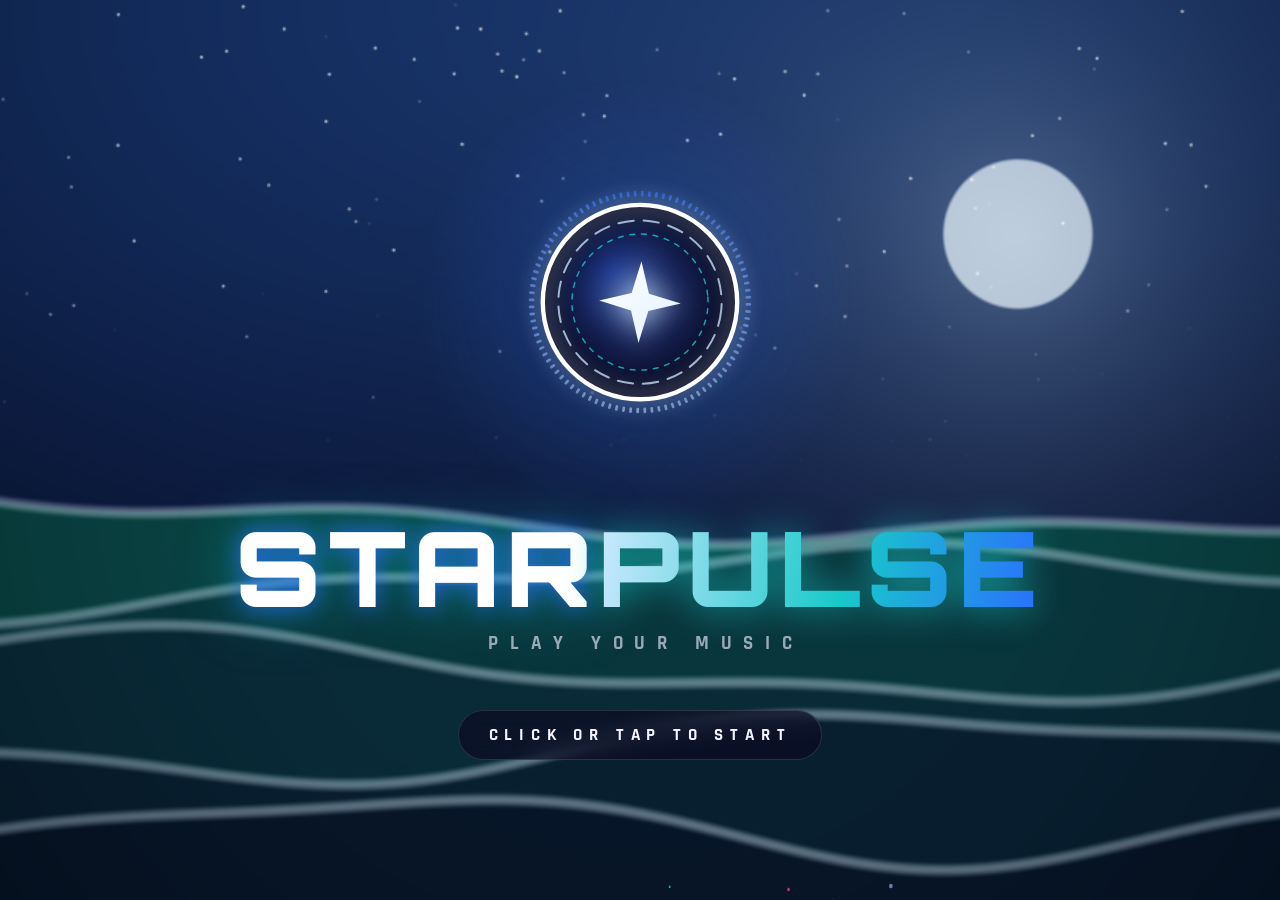
<file: index.html>
<!DOCTYPE html>
<html lang="en">
<head>
<meta charset="utf-8">
<meta name="viewport" content="width=device-width, initial-scale=1, maximum-scale=1, user-scalable=no, viewport-fit=cover">
<title>STARPULSE — Play Your Music</title>
<meta name="description" content="STARPULSE is a neon rhythm game. Tap, slide and spin to the beat of an original soundtrack — or drop in your own songs and get an instant beatmap.">
<link rel="stylesheet" href="css/style.css">
</head>
<body data-state="boot">
<svg width="0" height="0" style="position:absolute" aria-hidden="true">
  <defs>
    <symbol id="i-gear" viewBox="0 0 24 24"><path fill="currentColor" d="M19.4 13a7.5 7.5 0 0 0 0-2l2-1.6a.5.5 0 0 0 .1-.6l-1.9-3.3a.5.5 0 0 0-.6-.2l-2.4 1a7.3 7.3 0 0 0-1.7-1l-.4-2.5a.5.5 0 0 0-.5-.4h-3.8a.5.5 0 0 0-.5.4l-.4 2.5a7.3 7.3 0 0 0-1.700 1l-2.400-1a.5.5 0 0 0-.6.2L2.500 8.800a.5.5 0 0 0 .1.6l2 1.600a7.500 7.500 0 0 0 0 2l-2 1.600a.5.5 0 0 0-.1.6l1.900 3.300c.1.2.4.3.6.2l2.400-1c.500.4 1.100.7 1.700 1l.4 2.500c0 .2.2.4.5.4h3.800c.3 0 .5-.2.5-.4l.4-2.500a7.300 7.300 0 0 0 1.700-1l2.400 1c.2.1.5 0 .6-.2l1.900-3.300a.5.5 0 0 0-.1-.6zM12 15.500a3.500 3.500 0 1 1 0-7 3.500 3.500 0 0 1 0 7z"/></symbol>
    <symbol id="i-trophy" viewBox="0 0 24 24"><path fill="currentColor" d="M18 3V2H6v1H2v4a4 4 0 0 0 4 4h.3A6 6 0 0 0 11 14.900V18H8v3h8v-3h-3v-3.100A6 6 0 0 0 17.700 11H18a4 4 0 0 0 4-4V3zM4 7V5h2v4a2 2 0 0 1-2-2zm16 0a2 2 0 0 1-2 2V5h2z"/></symbol>
    <symbol id="i-back" viewBox="0 0 24 24"><path fill="none" stroke="currentColor" stroke-width="2.6" stroke-linecap="round" stroke-linejoin="round" d="M15 5l-7 7 7 7"/></symbol>
    <symbol id="i-play" viewBox="0 0 24 24"><path fill="currentColor" d="M7 4.500v15a1 1 0 0 0 1.500.9l12.500-7.500a1 1 0 0 0 0-1.800L8.500 3.600A1 1 0 0 0 7 4.500z"/></symbol>
    <symbol id="i-pause" viewBox="0 0 24 24"><path fill="currentColor" d="M6 4h4v16H6zM14 4h4v16h-4z"/></symbol>
    <symbol id="i-plus" viewBox="0 0 24 24"><path fill="none" stroke="currentColor" stroke-width="2.6" stroke-linecap="round" d="M12 5v14M5 12h14"/></symbol>
    <symbol id="i-lock" viewBox="0 0 24 24"><path fill="currentColor" d="M17 9V7A5 5 0 0 0 7 7v2H5v12h14V9zm-8-2a3 3 0 0 1 6 0v2H9z"/></symbol>
    <symbol id="i-x" viewBox="0 0 24 24"><path fill="none" stroke="currentColor" stroke-width="2.6" stroke-linecap="round" d="M6 6l12 12M18 6L6 18"/></symbol>
    <symbol id="i-palette" viewBox="0 0 24 24"><path fill="currentColor" d="M12 3a9 9 0 1 0 0 18c1.100 0 2-.9 2-2 0-.5-.2-1-.5-1.300-.3-.4-.5-.8-.5-1.300 0-1.100.9-2 2-2h2.300A4.700 4.700 0 0 0 22 9.700C22 6 17.500 3 12 3zM6.500 12a1.500 1.500 0 1 1 0-3 1.500 1.500 0 0 1 0 3zm3-4a1.500 1.500 0 1 1 0-3 1.500 1.500 0 0 1 0 3zm5 0a1.500 1.500 0 1 1 0-3 1.500 1.500 0 0 1 0 3zm3 4a1.500 1.500 0 1 1 0-3 1.500 1.500 0 0 1 0 3z"/></symbol>
  </defs>
</svg>

<canvas id="bg"></canvas>
<canvas id="game"></canvas>

<div id="ui">
  <!-- BOOT -->
  <section id="scr-boot" class="screen active">
    <div class="boot-wrap">
      <h1 class="logo">STAR<span>PULSE</span></h1>
      <div class="boot-bar"><i id="boot-fill"></i></div>
      <div class="boot-text" id="boot-text">LOADING</div>
    </div>
  </section>

  <!-- TITLE -->
  <section id="scr-title" class="screen">
    <div class="title-wrap">
      <div class="emblem-slot" id="title-emblem"></div>
      <h1 class="logo big">STAR<span>PULSE</span></h1>
      <p class="tagline">PLAY YOUR MUSIC</p>
      <div class="press" id="press-start">CLICK OR TAP TO START</div>
    </div>
  </section>

  <!-- MAIN MENU -->
  <section id="scr-menu" class="screen">
    <header class="topbar">
      <div class="player">
        <div class="lvl"><span id="pl-level">1</span></div>
        <div class="pl-info">
          <div class="pl-name" id="pl-name">PLAYER</div>
          <div class="xpbar"><i id="pl-xp"></i></div>
          <div class="pl-sub" id="pl-sub">0 / 400 XP</div>
        </div>
      </div>
      <div class="top-actions">
        <button class="icon-btn" data-act="achv" title="Achievements"><svg><use href="#i-trophy"/></svg></button>
        <button class="icon-btn" data-act="settings" title="Settings"><svg><use href="#i-gear"/></svg></button>
      </div>
    </header>
    <div class="menu-main">
      <div class="emblem-slot" id="menu-emblem"></div>
      <div class="menu-col">
        <h1 class="logo">STAR<span>PULSE</span></h1>
        <nav class="menu-nav">
          <button class="mbtn primary" data-act="play"><b>PLAY</b><small>9 featured tracks · 4 difficulties each</small></button>
          <button class="mbtn" data-act="import"><b>YOUR MUSIC</b><small>Drop in any song — instant beatmap</small></button>
          <button class="mbtn" data-act="custom"><b>CUSTOMIZE</b><small>Note skins, palettes &amp; cursor trails</small></button>
          <button class="mbtn" data-act="help"><b>HOW TO PLAY</b><small>Tap · Slide · Spin</small></button>
        </nav>
      </div>
    </div>
    <footer class="nowplaying"><span class="eq"><i></i><i></i><i></i><i></i></span><span id="np-text">Loading music…</span><button class="credits-link" data-act="credits">MUSIC &amp; CREDITS</button></footer>
  </section>

  <!-- SONG SELECT -->
  <section id="scr-select" class="screen">
    <header class="topbar">
      <button class="back-btn" data-act="back"><svg><use href="#i-back"/></svg><span>BACK</span></button>
      <h2 class="scr-title">SELECT TRACK</h2>
      <div class="top-actions">
        <button class="icon-btn" data-act="custom" title="Customize"><svg><use href="#i-palette"/></svg></button>
        <button class="icon-btn" data-act="settings" title="Settings"><svg><use href="#i-gear"/></svg></button>
      </div>
    </header>
    <div class="select-body">
      <aside class="panel info">
        <div class="tag" id="si-genre">GENRE</div>
        <h2 id="si-title">Title</h2>
        <div class="artist" id="si-artist">Artist</div>
        <div class="stats">
          <div><b id="si-bpm">0</b><small>BPM</small></div>
          <div><b id="si-len">0:00</b><small>LENGTH</small></div>
          <div><b id="si-notes">0</b><small>NOTES</small></div>
          <div><b id="si-stars">0.0</b><small>LEVEL ★</small></div>
        </div>
        <div class="diff-tabs" id="diff-tabs"></div>
        <div class="best" id="si-best"></div>
        <div class="info-actions">
          <button class="btn ghost" data-act="mods">MODS<span id="mods-badge"></span></button>
          <button class="btn play" data-act="start"><svg><use href="#i-play"/></svg><span>PLAY</span></button>
        </div>
      </aside>
      <div class="song-list" id="song-list"></div>
    </div>
  </section>

  <!-- RESULTS -->
  <section id="scr-results" class="screen">
    <div class="res-wrap panel">
      <div class="res-left">
        <div class="rank-badge" id="res-rank">S</div>
        <div class="res-status" id="res-status">TRACK CLEAR</div>
        <div class="res-flags" id="res-flags"></div>
      </div>
      <div class="res-right">
        <div class="res-song"><h2 id="res-title">Title</h2><div id="res-sub">Artist</div></div>
        <div class="res-score" id="res-score">0</div>
        <div class="res-grid">
          <div><b id="res-acc">0%</b><small>ACCURACY</small></div>
          <div><b id="res-combo">0x</b><small>MAX COMBO</small></div>
          <div class="j p"><b id="res-p">0</b><small>PERFECT</small></div>
          <div class="j g"><b id="res-g">0</b><small>GREAT</small></div>
          <div class="j o"><b id="res-o">0</b><small>OK</small></div>
          <div class="j m"><b id="res-m">0</b><small>MISS</small></div>
        </div>
        <canvas id="res-graph"></canvas>
        <div class="res-timing" id="res-timing"></div>
        <div class="res-xp"><span id="res-xp-text">+0 XP</span><div class="xpbar"><i id="res-xp-bar"></i></div><span id="res-lvl">LV 1</span></div>
        <div class="res-actions">
          <button class="btn ghost" data-act="res-retry">RETRY</button>
          <button class="btn play" data-act="res-continue"><span>CONTINUE</span></button>
        </div>
      </div>
    </div>
  </section>

  <!-- IN-GAME BUTTONS -->
  <button id="btn-pause" class="hud-btn" title="Pause"><svg><use href="#i-pause"/></svg></button>
  <button id="btn-skip" class="skip-btn">SKIP INTRO <kbd>SPACE</kbd></button>

  <!-- OVERLAYS -->
  <div class="overlay" id="ov-pause"><div class="panel modal narrow">
    <h2>PAUSED</h2>
    <button class="btn play wide" data-act="resume"><span>RESUME</span></button>
    <button class="btn ghost wide" data-act="retry">RETRY</button>
    <button class="btn ghost wide" data-act="settings">SETTINGS</button>
    <button class="btn ghost wide" data-act="quit">QUIT TO TRACKS</button>
  </div></div>

  <div class="overlay" id="ov-fail"><div class="panel modal narrow">
    <h2 class="danger">ENERGY DEPLETED</h2>
    <p class="muted" id="fail-sub">You made it 0% of the way.</p>
    <button class="btn gold wide" data-act="revive" id="btn-revive"><span>▶ REVIVE — WATCH AD</span></button>
    <button class="btn play wide" data-act="fail-retry"><span>RETRY</span></button>
    <button class="btn ghost wide" data-act="fail-quit">QUIT TO TRACKS</button>
  </div></div>

  <div class="overlay" id="ov-loading"><div class="panel modal narrow center">
    <div class="spinner"></div>
    <h3 id="load-title">SYNTHESISING TRACK</h3>
    <div class="boot-bar"><i id="load-fill"></i></div>
    <p class="muted" id="load-sub">Rendering audio on your device…</p>
  </div></div>

  <div class="overlay" id="ov-mods"><div class="panel modal">
    <header><h2>MODS</h2><div class="mult" id="mods-mult">SCORE ×1.00</div><button class="icon-btn" data-act="close"><svg><use href="#i-x"/></svg></button></header>
    <div class="mods-grid" id="mods-grid"></div>
    <footer><button class="btn ghost" data-act="mods-clear">CLEAR ALL</button><button class="btn play" data-act="close"><span>DONE</span></button></footer>
  </div></div>

  <div class="overlay" id="ov-settings"><div class="panel modal">
    <header><h2>SETTINGS</h2><button class="icon-btn" data-act="close"><svg><use href="#i-x"/></svg></button></header>
    <div class="settings" id="settings-body"></div>
  </div></div>

  <div class="overlay" id="ov-custom"><div class="panel modal wide-modal">
    <header><h2>CUSTOMIZE</h2><button class="icon-btn" data-act="close"><svg><use href="#i-x"/></svg></button></header>
    <div class="custom" id="custom-body"></div>
  </div></div>

  <div class="overlay" id="ov-credits"><div class="panel modal">
    <header><h2>CREDITS</h2><button class="icon-btn" data-act="close"><svg><use href="#i-x"/></svg></button></header>
    <div class="credits" id="credits-body"></div>
    <footer><button class="btn play" data-act="close"><span>CLOSE</span></button></footer>
  </div></div>

  <div class="overlay" id="ov-achv"><div class="panel modal">
    <header><h2>ACHIEVEMENTS</h2><div class="mult" id="achv-count">0 / 0</div><button class="icon-btn" data-act="close"><svg><use href="#i-x"/></svg></button></header>
    <div class="achv" id="achv-body"></div>
  </div></div>

  <div class="overlay" id="ov-help"><div class="panel modal wide-modal">
    <header><h2>HOW TO PLAY</h2><button class="icon-btn" data-act="close"><svg><use href="#i-x"/></svg></button></header>
    <div class="help">
      <div class="help-card"><div class="demo tap"><i class="ring"></i><i class="orb">1</i></div><h3>TAP</h3><p>Hit the orb the moment the ring closes onto it. Closer timing means a better judgement.</p></div>
      <div class="help-card"><div class="demo slide"><i class="track"></i><i class="ball"></i></div><h3>SLIDE</h3><p>Press the head, then hold and follow the ball along the trail. Arrows mean it bounces back.</p></div>
      <div class="help-card"><div class="demo spin"><i class="arc"></i><i class="arc b"></i></div><h3>SPIN</h3><p>Hold and circle around the reactor as fast as you can until it reads CLEAR.</p></div>
    </div>
    <div class="help-keys">
      <div><kbd>MOUSE</kbd> aim · <kbd id="hk1">Z</kbd> <kbd id="hk2">X</kbd> or click to hit</div>
      <div><kbd>TOUCH</kbd> tap and drag directly on the notes</div>
      <div><kbd>ESC</kbd> pause · <kbd>SPACE</kbd> skip intro</div>
    </div>
    <p class="muted center">Keep your energy bar alive, build combos, and ride the FEVER sections. Bring your own songs under <b>YOUR MUSIC</b> — they are analysed on your device and never uploaded.</p>
    <footer><button class="btn play" data-act="close"><span>GOT IT</span></button></footer>
  </div></div>

  <div class="overlay" id="ov-import"><div class="panel modal narrow center">
    <h2>YOUR MUSIC</h2>
    <p class="muted">Choose audio files from your device (MP3, OGG, WAV, FLAC, M4A). STARPULSE listens to the track, finds its tempo and beats, and builds four difficulties in seconds.</p>
    <button class="btn play wide" data-act="pick-file"><svg><use href="#i-plus"/></svg><span>CHOOSE FILES</span></button>
    <p class="fine">…or drag &amp; drop files anywhere on the game.<br>Your music stays on this device: it is never uploaded or shared.</p>
    <button class="btn ghost wide" data-act="close">CANCEL</button>
  </div></div>

  <div id="drop-hint"><div>DROP YOUR MUSIC TO PLAY IT</div></div>
  <div id="toasts"></div>
</div>

<input type="file" id="file" accept="audio/*,.mp3,.ogg,.oga,.wav,.flac,.m4a,.aac,.opus,.webm" multiple hidden>
<script type="module" src="js/main.js"></script>
</body>
</html>
</file>
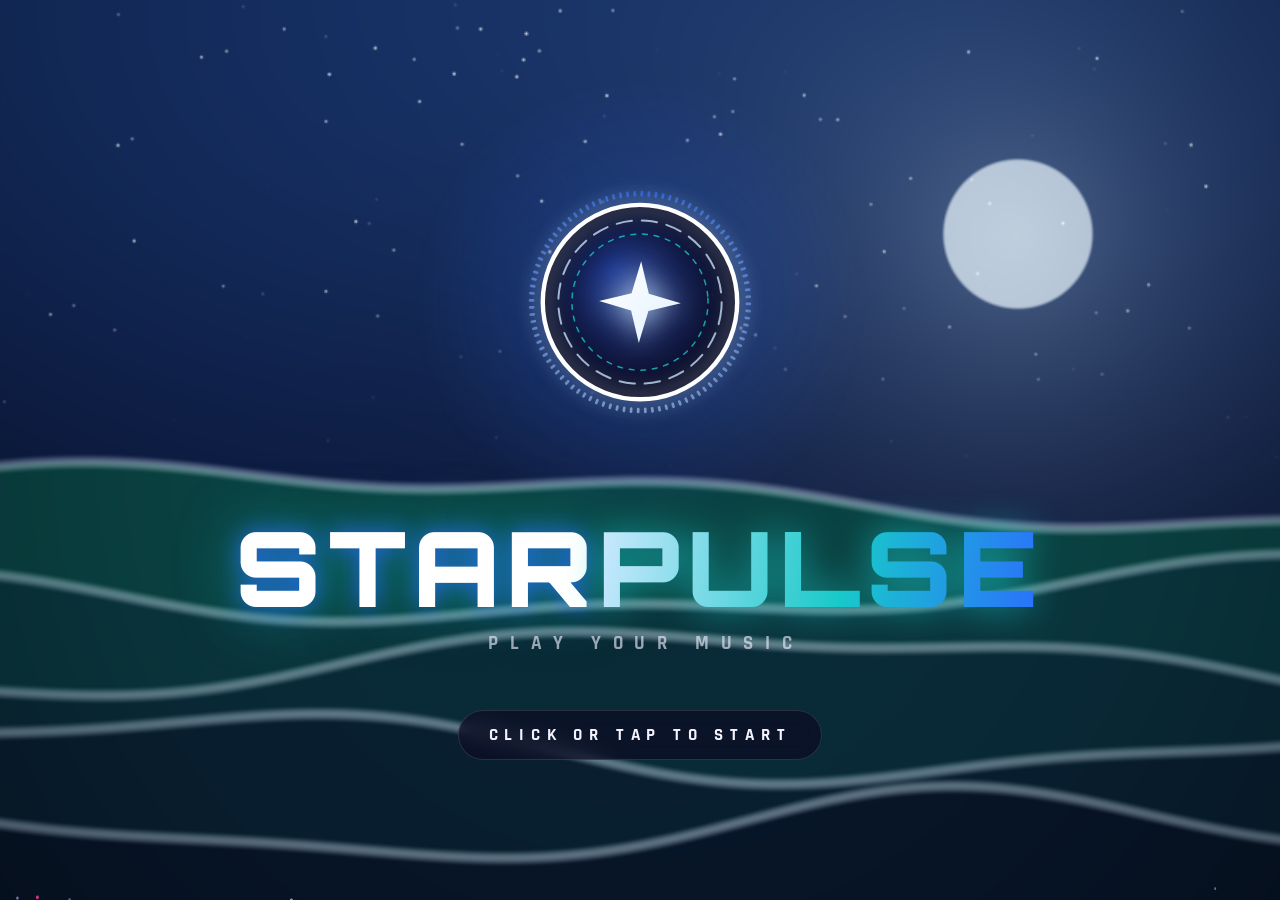
<file: crazygames-upload/game/index.html>
<!DOCTYPE html>
<html lang="en">
<head>
<meta charset="utf-8">
<meta name="viewport" content="width=device-width, initial-scale=1, maximum-scale=1, user-scalable=no, viewport-fit=cover">
<title>STARPULSE — Play Your Music</title>
<meta name="description" content="STARPULSE is a neon rhythm game. Tap, slide and spin to the beat of an original soundtrack — or drop in your own songs and get an instant beatmap.">
<script src="https://sdk.crazygames.com/crazygames-sdk-v3.js"></script>
<link rel="stylesheet" href="css/style.css">
</head>
<body data-state="boot">
<svg width="0" height="0" style="position:absolute" aria-hidden="true">
  <defs>
    <symbol id="i-gear" viewBox="0 0 24 24"><path fill="currentColor" d="M19.4 13a7.5 7.5 0 0 0 0-2l2-1.6a.5.5 0 0 0 .1-.6l-1.9-3.3a.5.5 0 0 0-.6-.2l-2.4 1a7.3 7.3 0 0 0-1.7-1l-.4-2.5a.5.5 0 0 0-.5-.4h-3.8a.5.5 0 0 0-.5.4l-.4 2.5a7.3 7.3 0 0 0-1.700 1l-2.400-1a.5.5 0 0 0-.6.2L2.500 8.800a.5.5 0 0 0 .1.6l2 1.600a7.500 7.500 0 0 0 0 2l-2 1.600a.5.5 0 0 0-.1.6l1.900 3.300c.1.2.4.3.6.2l2.400-1c.500.4 1.100.7 1.700 1l.4 2.500c0 .2.2.4.5.4h3.800c.3 0 .5-.2.5-.4l.4-2.500a7.300 7.300 0 0 0 1.700-1l2.400 1c.2.1.5 0 .6-.2l1.900-3.300a.5.5 0 0 0-.1-.6zM12 15.500a3.500 3.500 0 1 1 0-7 3.500 3.500 0 0 1 0 7z"/></symbol>
    <symbol id="i-trophy" viewBox="0 0 24 24"><path fill="currentColor" d="M18 3V2H6v1H2v4a4 4 0 0 0 4 4h.3A6 6 0 0 0 11 14.900V18H8v3h8v-3h-3v-3.100A6 6 0 0 0 17.700 11H18a4 4 0 0 0 4-4V3zM4 7V5h2v4a2 2 0 0 1-2-2zm16 0a2 2 0 0 1-2 2V5h2z"/></symbol>
    <symbol id="i-back" viewBox="0 0 24 24"><path fill="none" stroke="currentColor" stroke-width="2.6" stroke-linecap="round" stroke-linejoin="round" d="M15 5l-7 7 7 7"/></symbol>
    <symbol id="i-play" viewBox="0 0 24 24"><path fill="currentColor" d="M7 4.500v15a1 1 0 0 0 1.500.9l12.500-7.500a1 1 0 0 0 0-1.800L8.500 3.600A1 1 0 0 0 7 4.500z"/></symbol>
    <symbol id="i-pause" viewBox="0 0 24 24"><path fill="currentColor" d="M6 4h4v16H6zM14 4h4v16h-4z"/></symbol>
    <symbol id="i-plus" viewBox="0 0 24 24"><path fill="none" stroke="currentColor" stroke-width="2.6" stroke-linecap="round" d="M12 5v14M5 12h14"/></symbol>
    <symbol id="i-lock" viewBox="0 0 24 24"><path fill="currentColor" d="M17 9V7A5 5 0 0 0 7 7v2H5v12h14V9zm-8-2a3 3 0 0 1 6 0v2H9z"/></symbol>
    <symbol id="i-x" viewBox="0 0 24 24"><path fill="none" stroke="currentColor" stroke-width="2.6" stroke-linecap="round" d="M6 6l12 12M18 6L6 18"/></symbol>
    <symbol id="i-palette" viewBox="0 0 24 24"><path fill="currentColor" d="M12 3a9 9 0 1 0 0 18c1.100 0 2-.9 2-2 0-.5-.2-1-.5-1.300-.3-.4-.5-.8-.5-1.300 0-1.100.9-2 2-2h2.300A4.700 4.700 0 0 0 22 9.700C22 6 17.500 3 12 3zM6.500 12a1.500 1.500 0 1 1 0-3 1.500 1.500 0 0 1 0 3zm3-4a1.500 1.500 0 1 1 0-3 1.500 1.500 0 0 1 0 3zm5 0a1.500 1.500 0 1 1 0-3 1.500 1.500 0 0 1 0 3zm3 4a1.500 1.500 0 1 1 0-3 1.500 1.500 0 0 1 0 3z"/></symbol>
  </defs>
</svg>

<canvas id="bg"></canvas>
<canvas id="game"></canvas>

<div id="ui">
  <!-- BOOT -->
  <section id="scr-boot" class="screen active">
    <div class="boot-wrap">
      <h1 class="logo">STAR<span>PULSE</span></h1>
      <div class="boot-bar"><i id="boot-fill"></i></div>
      <div class="boot-text" id="boot-text">LOADING</div>
    </div>
  </section>

  <!-- TITLE -->
  <section id="scr-title" class="screen">
    <div class="title-wrap">
      <div class="emblem-slot" id="title-emblem"></div>
      <h1 class="logo big">STAR<span>PULSE</span></h1>
      <p class="tagline">PLAY YOUR MUSIC</p>
      <div class="press" id="press-start">CLICK OR TAP TO START</div>
    </div>
  </section>

  <!-- MAIN MENU -->
  <section id="scr-menu" class="screen">
    <header class="topbar">
      <div class="player">
        <div class="lvl"><span id="pl-level">1</span></div>
        <div class="pl-info">
          <div class="pl-name" id="pl-name">PLAYER</div>
          <div class="xpbar"><i id="pl-xp"></i></div>
          <div class="pl-sub" id="pl-sub">0 / 400 XP</div>
        </div>
      </div>
      <div class="top-actions">
        <button class="icon-btn" data-act="achv" title="Achievements"><svg><use href="#i-trophy"/></svg></button>
        <button class="icon-btn" data-act="settings" title="Settings"><svg><use href="#i-gear"/></svg></button>
      </div>
    </header>
    <div class="menu-main">
      <div class="emblem-slot" id="menu-emblem"></div>
      <div class="menu-col">
        <h1 class="logo">STAR<span>PULSE</span></h1>
        <nav class="menu-nav">
          <button class="mbtn primary" data-act="play"><b>PLAY</b><small>9 featured tracks · 4 difficulties each</small></button>
          <button class="mbtn" data-act="import"><b>YOUR MUSIC</b><small>Drop in any song — instant beatmap</small></button>
          <button class="mbtn" data-act="custom"><b>CUSTOMIZE</b><small>Note skins, palettes &amp; cursor trails</small></button>
          <button class="mbtn" data-act="help"><b>HOW TO PLAY</b><small>Tap · Slide · Spin</small></button>
        </nav>
      </div>
    </div>
    <footer class="nowplaying"><span class="eq"><i></i><i></i><i></i><i></i></span><span id="np-text">Loading music…</span><button class="credits-link" data-act="credits">MUSIC &amp; CREDITS</button></footer>
  </section>

  <!-- SONG SELECT -->
  <section id="scr-select" class="screen">
    <header class="topbar">
      <button class="back-btn" data-act="back"><svg><use href="#i-back"/></svg><span>BACK</span></button>
      <h2 class="scr-title">SELECT TRACK</h2>
      <div class="top-actions">
        <button class="icon-btn" data-act="custom" title="Customize"><svg><use href="#i-palette"/></svg></button>
        <button class="icon-btn" data-act="settings" title="Settings"><svg><use href="#i-gear"/></svg></button>
      </div>
    </header>
    <div class="select-body">
      <aside class="panel info">
        <div class="tag" id="si-genre">GENRE</div>
        <h2 id="si-title">Title</h2>
        <div class="artist" id="si-artist">Artist</div>
        <div class="stats">
          <div><b id="si-bpm">0</b><small>BPM</small></div>
          <div><b id="si-len">0:00</b><small>LENGTH</small></div>
          <div><b id="si-notes">0</b><small>NOTES</small></div>
          <div><b id="si-stars">0.0</b><small>LEVEL ★</small></div>
        </div>
        <div class="diff-tabs" id="diff-tabs"></div>
        <div class="best" id="si-best"></div>
        <div class="info-actions">
          <button class="btn ghost" data-act="mods">MODS<span id="mods-badge"></span></button>
          <button class="btn play" data-act="start"><svg><use href="#i-play"/></svg><span>PLAY</span></button>
        </div>
      </aside>
      <div class="song-list" id="song-list"></div>
    </div>
  </section>

  <!-- RESULTS -->
  <section id="scr-results" class="screen">
    <div class="res-wrap panel">
      <div class="res-left">
        <div class="rank-badge" id="res-rank">S</div>
        <div class="res-status" id="res-status">TRACK CLEAR</div>
        <div class="res-flags" id="res-flags"></div>
      </div>
      <div class="res-right">
        <div class="res-song"><h2 id="res-title">Title</h2><div id="res-sub">Artist</div></div>
        <div class="res-score" id="res-score">0</div>
        <div class="res-grid">
          <div><b id="res-acc">0%</b><small>ACCURACY</small></div>
          <div><b id="res-combo">0x</b><small>MAX COMBO</small></div>
          <div class="j p"><b id="res-p">0</b><small>PERFECT</small></div>
          <div class="j g"><b id="res-g">0</b><small>GREAT</small></div>
          <div class="j o"><b id="res-o">0</b><small>OK</small></div>
          <div class="j m"><b id="res-m">0</b><small>MISS</small></div>
        </div>
        <canvas id="res-graph"></canvas>
        <div class="res-timing" id="res-timing"></div>
        <div class="res-xp"><span id="res-xp-text">+0 XP</span><div class="xpbar"><i id="res-xp-bar"></i></div><span id="res-lvl">LV 1</span></div>
        <div class="res-actions">
          <button class="btn ghost" data-act="res-retry">RETRY</button>
          <button class="btn play" data-act="res-continue"><span>CONTINUE</span></button>
        </div>
      </div>
    </div>
  </section>

  <!-- IN-GAME BUTTONS -->
  <button id="btn-pause" class="hud-btn" title="Pause"><svg><use href="#i-pause"/></svg></button>
  <button id="btn-skip" class="skip-btn">SKIP INTRO <kbd>SPACE</kbd></button>

  <!-- OVERLAYS -->
  <div class="overlay" id="ov-pause"><div class="panel modal narrow">
    <h2>PAUSED</h2>
    <button class="btn play wide" data-act="resume"><span>RESUME</span></button>
    <button class="btn ghost wide" data-act="retry">RETRY</button>
    <button class="btn ghost wide" data-act="settings">SETTINGS</button>
    <button class="btn ghost wide" data-act="quit">QUIT TO TRACKS</button>
  </div></div>

  <div class="overlay" id="ov-fail"><div class="panel modal narrow">
    <h2 class="danger">ENERGY DEPLETED</h2>
    <p class="muted" id="fail-sub">You made it 0% of the way.</p>
    <button class="btn gold wide" data-act="revive" id="btn-revive"><span>▶ REVIVE — WATCH AD</span></button>
    <button class="btn play wide" data-act="fail-retry"><span>RETRY</span></button>
    <button class="btn ghost wide" data-act="fail-quit">QUIT TO TRACKS</button>
  </div></div>

  <div class="overlay" id="ov-loading"><div class="panel modal narrow center">
    <div class="spinner"></div>
    <h3 id="load-title">SYNTHESISING TRACK</h3>
    <div class="boot-bar"><i id="load-fill"></i></div>
    <p class="muted" id="load-sub">Rendering audio on your device…</p>
  </div></div>

  <div class="overlay" id="ov-mods"><div class="panel modal">
    <header><h2>MODS</h2><div class="mult" id="mods-mult">SCORE ×1.00</div><button class="icon-btn" data-act="close"><svg><use href="#i-x"/></svg></button></header>
    <div class="mods-grid" id="mods-grid"></div>
    <footer><button class="btn ghost" data-act="mods-clear">CLEAR ALL</button><button class="btn play" data-act="close"><span>DONE</span></button></footer>
  </div></div>

  <div class="overlay" id="ov-settings"><div class="panel modal">
    <header><h2>SETTINGS</h2><button class="icon-btn" data-act="close"><svg><use href="#i-x"/></svg></button></header>
    <div class="settings" id="settings-body"></div>
  </div></div>

  <div class="overlay" id="ov-custom"><div class="panel modal wide-modal">
    <header><h2>CUSTOMIZE</h2><button class="icon-btn" data-act="close"><svg><use href="#i-x"/></svg></button></header>
    <div class="custom" id="custom-body"></div>
  </div></div>

  <div class="overlay" id="ov-credits"><div class="panel modal">
    <header><h2>CREDITS</h2><button class="icon-btn" data-act="close"><svg><use href="#i-x"/></svg></button></header>
    <div class="credits" id="credits-body"></div>
    <footer><button class="btn play" data-act="close"><span>CLOSE</span></button></footer>
  </div></div>

  <div class="overlay" id="ov-achv"><div class="panel modal">
    <header><h2>ACHIEVEMENTS</h2><div class="mult" id="achv-count">0 / 0</div><button class="icon-btn" data-act="close"><svg><use href="#i-x"/></svg></button></header>
    <div class="achv" id="achv-body"></div>
  </div></div>

  <div class="overlay" id="ov-help"><div class="panel modal wide-modal">
    <header><h2>HOW TO PLAY</h2><button class="icon-btn" data-act="close"><svg><use href="#i-x"/></svg></button></header>
    <div class="help">
      <div class="help-card"><div class="demo tap"><i class="ring"></i><i class="orb">1</i></div><h3>TAP</h3><p>Hit the orb the moment the ring closes onto it. Closer timing means a better judgement.</p></div>
      <div class="help-card"><div class="demo slide"><i class="track"></i><i class="ball"></i></div><h3>SLIDE</h3><p>Press the head, then hold and follow the ball along the trail. Arrows mean it bounces back.</p></div>
      <div class="help-card"><div class="demo spin"><i class="arc"></i><i class="arc b"></i></div><h3>SPIN</h3><p>Hold and circle around the reactor as fast as you can until it reads CLEAR.</p></div>
    </div>
    <div class="help-keys">
      <div><kbd>MOUSE</kbd> aim · <kbd id="hk1">Z</kbd> <kbd id="hk2">X</kbd> or click to hit</div>
      <div><kbd>TOUCH</kbd> tap and drag directly on the notes</div>
      <div><kbd>ESC</kbd> pause · <kbd>SPACE</kbd> skip intro</div>
    </div>
    <p class="muted center">Keep your energy bar alive, build combos, and ride the FEVER sections. Bring your own songs under <b>YOUR MUSIC</b> — they are analysed on your device and never uploaded.</p>
    <footer><button class="btn play" data-act="close"><span>GOT IT</span></button></footer>
  </div></div>

  <div class="overlay" id="ov-import"><div class="panel modal narrow center">
    <h2>YOUR MUSIC</h2>
    <p class="muted">Choose audio files from your device (MP3, OGG, WAV, FLAC, M4A). STARPULSE listens to the track, finds its tempo and beats, and builds four difficulties in seconds.</p>
    <button class="btn play wide" data-act="pick-file"><svg><use href="#i-plus"/></svg><span>CHOOSE FILES</span></button>
    <p class="fine">…or drag &amp; drop files anywhere on the game.<br>Your music stays on this device: it is never uploaded or shared.</p>
    <button class="btn ghost wide" data-act="close">CANCEL</button>
  </div></div>

  <div id="drop-hint"><div>DROP YOUR MUSIC TO PLAY IT</div></div>
  <div id="toasts"></div>
</div>

<input type="file" id="file" accept="audio/*,.mp3,.ogg,.oga,.wav,.flac,.m4a,.aac,.opus,.webm" multiple hidden>
<script type="module" src="js/main.js"></script>
</body>
</html>
</file>
<file: css/style.css>
@font-face { font-family: "Orbitron"; src: url("../fonts/orbitron-latin-700-normal.woff2") format("woff2"); font-weight: 700; font-display: swap; }
@font-face { font-family: "Orbitron"; src: url("../fonts/orbitron-latin-900-normal.woff2") format("woff2"); font-weight: 900; font-display: swap; }
@font-face { font-family: "Rajdhani"; src: url("../fonts/rajdhani-latin-500-normal.woff2") format("woff2"); font-weight: 500; font-display: swap; }
@font-face { font-family: "Rajdhani"; src: url("../fonts/rajdhani-latin-600-normal.woff2") format("woff2"); font-weight: 600; font-display: swap; }
@font-face { font-family: "Rajdhani"; src: url("../fonts/rajdhani-latin-700-normal.woff2") format("woff2"); font-weight: 700; font-display: swap; }

:root {
  --c1: #b517ff; --c2: #ff3fa4; --c3: #ffd166;
  --ink: #f4f2ff; --mute: rgba(244, 242, 255, 0.62); --line: rgba(255, 255, 255, 0.13);
  --glass: rgba(12, 9, 32, 0.66); --glass2: rgba(255, 255, 255, 0.06);
  --gold: #ffd666; --fd: "Orbitron", "Rajdhani", system-ui, sans-serif; --fu: "Rajdhani", system-ui, "Segoe UI", Roboto, sans-serif;
  --safe-t: env(safe-area-inset-top, 0px); --safe-b: env(safe-area-inset-bottom, 0px);
}
* { box-sizing: border-box; margin: 0; padding: 0; -webkit-tap-highlight-color: transparent; }
html, body { width: 100%; height: 100%; overflow: hidden; background: #05030f; color: var(--ink); font-family: var(--fu); font-weight: 600; font-size: 16px; line-height: 1.25; user-select: none; -webkit-user-select: none; touch-action: none; overscroll-behavior: none; }
button { font: inherit; color: inherit; background: none; border: 0; cursor: pointer; }
svg { width: 1.2em; height: 1.2em; display: block; }
kbd { font: 700 0.8em var(--fu); padding: 2px 7px; border: 1px solid var(--line); border-radius: 6px; background: var(--glass2); letter-spacing: 0.06em; }

#bg, #game { position: fixed; inset: 0; width: 100%; height: 100%; display: block; }
#bg.nogl { background: radial-gradient(120% 90% at 50% 110%, color-mix(in srgb, var(--c1) 55%, #05030f), #05030f 70%), #05030f; }
#game { z-index: 1; }
body[data-state="play"] #game { cursor: none; }
#ui { position: fixed; inset: 0; z-index: 2; pointer-events: none; }
#ui > * { pointer-events: auto; }

/* ------------------------------------------------------------ screens */
.screen { position: absolute; inset: 0; display: flex; flex-direction: column; opacity: 0; visibility: hidden; transform: scale(1.02); transition: opacity 0.35s ease, transform 0.45s cubic-bezier(0.2, 0.8, 0.2, 1), visibility 0s linear 0.35s; pointer-events: none !important; }
.screen.active { opacity: 1; visibility: visible; transform: none; transition-delay: 0s; pointer-events: auto !important; }
body[data-state="play"] .screen { display: none; }

.logo { font: 900 clamp(34px, 6.2vw, 68px)/0.95 var(--fd); letter-spacing: 0.06em; color: #fff; text-shadow: 0 0 22px color-mix(in srgb, var(--c1) 80%, transparent), 0 0 60px color-mix(in srgb, var(--c2) 60%, transparent); }
.logo span { background: linear-gradient(100deg, var(--c3), var(--c2) 55%, var(--c1)); -webkit-background-clip: text; background-clip: text; color: transparent; text-shadow: none; filter: drop-shadow(0 0 18px color-mix(in srgb, var(--c2) 70%, transparent)); }
.logo.big { font-size: clamp(44px, 9vw, 104px); }
.tagline { font: 700 clamp(13px, 1.8vw, 19px) var(--fu); letter-spacing: 0.62em; margin: 14px 0 0 0.62em; color: var(--mute); }

.boot-wrap, .title-wrap { margin: auto; text-align: center; display: flex; flex-direction: column; align-items: center; }
.boot-bar { width: min(340px, 70vw); height: 5px; border-radius: 3px; background: rgba(255, 255, 255, 0.12); overflow: hidden; margin-top: 30px; }
.boot-bar i { display: block; height: 100%; width: 0%; background: linear-gradient(90deg, var(--c1), var(--c3)); box-shadow: 0 0 14px var(--c3); transition: width 0.25s ease; }
.boot-text { margin-top: 14px; font-size: 13px; letter-spacing: 0.34em; color: var(--mute); }
.emblem-slot { width: clamp(150px, 30vh, 280px); aspect-ratio: 1; flex: none; }
#title-emblem { margin-bottom: clamp(52px, 9vh, 96px); margin-top: 3vh; }
.press { margin-top: clamp(30px, 6vh, 64px); font: 700 clamp(13px, 1.6vw, 17px) var(--fu); letter-spacing: 0.4em; padding: 13px 30px; border: 1px solid var(--line); border-radius: 999px; background: var(--glass); backdrop-filter: blur(10px); animation: breathe 1.8s ease-in-out infinite; }
#scr-title { cursor: pointer; }
@keyframes breathe { 0%, 100% { opacity: 0.55; transform: scale(1); } 50% { opacity: 1; transform: scale(1.035); box-shadow: 0 0 34px color-mix(in srgb, var(--c3) 45%, transparent); } }

/* ------------------------------------------------------------ top bar */
.topbar { display: flex; align-items: center; gap: 16px; padding: calc(14px + var(--safe-t)) 22px 8px; flex: none; }
.top-actions { margin-left: auto; display: flex; gap: 10px; }
.icon-btn { width: 44px; height: 44px; display: grid; place-items: center; border-radius: 13px; background: var(--glass); border: 1px solid var(--line); backdrop-filter: blur(10px); transition: transform 0.15s, background 0.15s, box-shadow 0.15s; }
.icon-btn:hover { transform: translateY(-2px); background: rgba(255, 255, 255, 0.14); box-shadow: 0 6px 22px color-mix(in srgb, var(--c1) 45%, transparent); }
.icon-btn svg { width: 22px; height: 22px; }
.back-btn { display: flex; align-items: center; gap: 6px; height: 44px; padding: 0 18px 0 10px; border-radius: 13px; background: var(--glass); border: 1px solid var(--line); backdrop-filter: blur(10px); font-weight: 700; letter-spacing: 0.14em; transition: transform 0.15s, background 0.15s; }
.back-btn:hover { transform: translateX(-3px); background: rgba(255, 255, 255, 0.14); }
.scr-title { font: 700 clamp(15px, 2vw, 21px) var(--fd); letter-spacing: 0.26em; }

.player { display: flex; align-items: center; gap: 12px; padding: 8px 18px 8px 8px; border-radius: 999px; background: var(--glass); border: 1px solid var(--line); backdrop-filter: blur(10px); }
.lvl { width: 46px; height: 46px; border-radius: 50%; display: grid; place-items: center; font: 700 17px var(--fd); background: conic-gradient(from 210deg, var(--c1), var(--c2), var(--c3), var(--c1)); position: relative; }
.lvl::before { content: ""; position: absolute; inset: 3px; border-radius: 50%; background: #0c0920; }
.lvl span { position: relative; }
.pl-name { font-weight: 700; letter-spacing: 0.12em; font-size: 15px; max-width: 40vw; overflow: hidden; text-overflow: ellipsis; white-space: nowrap; }
.xpbar { width: 150px; max-width: 34vw; height: 5px; border-radius: 3px; background: rgba(255, 255, 255, 0.14); overflow: hidden; margin: 4px 0 3px; }
.xpbar i { display: block; height: 100%; width: 0%; background: linear-gradient(90deg, var(--c2), var(--c3)); transition: width 0.9s cubic-bezier(0.2, 0.8, 0.2, 1); }
.pl-sub { font-size: 11.5px; color: var(--mute); letter-spacing: 0.1em; }

/* ------------------------------------------------------------ main menu */
.menu-main { flex: 1; display: flex; align-items: center; justify-content: center; gap: clamp(28px, 7vw, 110px); padding: 0 5vw; min-height: 0; }
.menu-main .emblem-slot { width: clamp(150px, 40vh, 360px); }
.menu-col { display: flex; flex-direction: column; gap: clamp(14px, 3vh, 30px); min-width: 0; }
.menu-nav { display: flex; flex-direction: column; gap: 11px; }
.mbtn { position: relative; width: min(430px, 84vw); text-align: left; padding: 13px 26px 12px; border-radius: 15px; background: linear-gradient(100deg, rgba(255, 255, 255, 0.1), rgba(255, 255, 255, 0.03)); border: 1px solid var(--line); backdrop-filter: blur(12px); overflow: hidden; transition: transform 0.2s cubic-bezier(0.2, 0.8, 0.2, 1), border-color 0.2s, box-shadow 0.2s; }
.mbtn::before { content: ""; position: absolute; left: 0; top: 0; bottom: 0; width: 5px; background: linear-gradient(var(--c3), var(--c1)); transition: width 0.25s; opacity: 0.9; }
.mbtn::after { content: ""; position: absolute; inset: 0; background: linear-gradient(100deg, color-mix(in srgb, var(--c1) 60%, transparent), color-mix(in srgb, var(--c2) 30%, transparent) 60%, transparent); opacity: 0; transition: opacity 0.25s; }
.mbtn b, .mbtn small { position: relative; z-index: 1; display: block; }
.mbtn b { font: 700 clamp(17px, 2.3vw, 23px) var(--fd); letter-spacing: 0.16em; }
.mbtn small { font-size: 13.5px; color: var(--mute); letter-spacing: 0.05em; margin-top: 3px; font-weight: 500; }
.mbtn:hover, .mbtn:focus-visible { transform: translateX(12px) scale(1.02); border-color: rgba(255, 255, 255, 0.4); box-shadow: 0 10px 40px color-mix(in srgb, var(--c1) 45%, transparent); outline: none; }
.mbtn:hover::after, .mbtn:focus-visible::after { opacity: 0.7; }
.mbtn:hover small { color: #fff; }
.mbtn.primary { padding-top: 18px; padding-bottom: 17px; border-color: rgba(255, 255, 255, 0.3); }
.mbtn.primary::after { opacity: 0.42; }
.mbtn.primary b { font-size: clamp(22px, 3.2vw, 32px); }
.nowplaying { flex: none; display: flex; align-items: center; gap: 12px; padding: 10px 24px calc(16px + var(--safe-b)); font-size: 14px; letter-spacing: 0.1em; color: var(--mute); }
.eq { display: inline-flex; gap: 3px; align-items: flex-end; height: 16px; }
.eq i { width: 3px; background: var(--c3); border-radius: 2px; animation: eq 0.9s ease-in-out infinite; }
.eq i:nth-child(2) { animation-delay: -0.3s; } .eq i:nth-child(3) { animation-delay: -0.55s; } .eq i:nth-child(4) { animation-delay: -0.15s; }
@keyframes eq { 0%, 100% { height: 4px; } 50% { height: 16px; } }

/* ------------------------------------------------------------ panels & buttons */
.panel { background: var(--glass); border: 1px solid var(--line); border-radius: 22px; backdrop-filter: blur(18px) saturate(1.3); -webkit-backdrop-filter: blur(18px) saturate(1.3); box-shadow: 0 24px 80px rgba(0, 0, 0, 0.5), inset 0 1px 0 rgba(255, 255, 255, 0.08); }
.btn { display: inline-flex; align-items: center; justify-content: center; gap: 10px; height: 50px; padding: 0 26px; border-radius: 14px; font: 700 16px var(--fd); letter-spacing: 0.16em; transition: transform 0.15s, box-shadow 0.2s, background 0.2s, filter 0.2s; white-space: nowrap; }
.btn:active { transform: scale(0.96); }
.btn.ghost { background: rgba(255, 255, 255, 0.08); border: 1px solid var(--line); }
.btn.ghost:hover { background: rgba(255, 255, 255, 0.18); }
.btn.play { background: linear-gradient(100deg, var(--c1), var(--c2)); box-shadow: 0 8px 30px color-mix(in srgb, var(--c1) 55%, transparent), inset 0 1px 0 rgba(255, 255, 255, 0.35); color: #fff; text-shadow: 0 1px 6px rgba(0, 0, 0, 0.35); }
.btn.play:hover { transform: translateY(-2px) scale(1.02); filter: brightness(1.15); box-shadow: 0 12px 44px color-mix(in srgb, var(--c2) 65%, transparent), inset 0 1px 0 rgba(255, 255, 255, 0.4); }
.btn.gold { background: linear-gradient(100deg, #ffb347, #ffd666); color: #2a1600; box-shadow: 0 8px 30px rgba(255, 190, 80, 0.4); }
.btn.gold:hover { filter: brightness(1.1); transform: translateY(-2px); }
.btn.wide { width: 100%; }
.btn[disabled] { opacity: 0.4; pointer-events: none; }
.muted { color: var(--mute); font-weight: 500; }
.fine { font-size: 13px; color: var(--mute); font-weight: 500; line-height: 1.4; }
.center { text-align: center; }
.danger { color: #ff5c7c; text-shadow: 0 0 24px rgba(255, 60, 100, 0.6); }

/* ------------------------------------------------------------ song select */
.select-body { flex: 1; min-height: 0; display: flex; gap: clamp(14px, 2.4vw, 34px); padding: 6px clamp(14px, 3vw, 42px) calc(18px + var(--safe-b)); }
.info { width: min(430px, 40vw); flex: none; padding: clamp(16px, 2.6vh, 28px); display: flex; flex-direction: column; gap: clamp(8px, 1.6vh, 16px); align-self: center; max-height: 100%; overflow: hidden; }
.tag { align-self: flex-start; font-size: 12px; font-weight: 700; letter-spacing: 0.24em; padding: 4px 12px; border-radius: 999px; background: linear-gradient(100deg, var(--c1), var(--c2)); }
.info h2 { font: 900 clamp(22px, 3.2vw, 38px)/1.05 var(--fd); letter-spacing: 0.03em; overflow-wrap: anywhere; text-shadow: 0 0 26px color-mix(in srgb, var(--c1) 70%, transparent); display: -webkit-box; -webkit-line-clamp: 2; -webkit-box-orient: vertical; overflow: hidden; }
.artist { color: var(--mute); letter-spacing: 0.1em; font-size: 15px; white-space: nowrap; overflow: hidden; text-overflow: ellipsis; }
.stats { display: grid; grid-template-columns: repeat(4, 1fr); gap: 8px; }
.stats div, .res-grid div { background: var(--glass2); border: 1px solid var(--line); border-radius: 12px; padding: 8px 4px 6px; text-align: center; }
.stats b { display: block; font: 700 clamp(15px, 1.9vw, 20px) var(--fd); }
small { font-size: 10.5px; letter-spacing: 0.16em; color: var(--mute); font-weight: 700; }
.diff-tabs { display: grid; grid-template-columns: repeat(4, 1fr); gap: 7px; }
.diff { padding: 9px 2px 7px; border-radius: 12px; border: 1px solid var(--line); background: var(--glass2); text-align: center; transition: transform 0.15s, background 0.2s, box-shadow 0.2s; position: relative; overflow: hidden; }
.diff b { display: block; font: 700 12.5px var(--fd); letter-spacing: 0.08em; }
.diff span { font-size: 12px; color: var(--mute); }
.diff::before { content: ""; position: absolute; left: 0; right: 0; bottom: 0; height: 3px; background: var(--dc); }
.diff:hover { transform: translateY(-2px); }
.diff.on { background: color-mix(in srgb, var(--dc) 30%, transparent); border-color: var(--dc); box-shadow: 0 0 24px color-mix(in srgb, var(--dc) 45%, transparent); }
.diff.on span { color: #fff; }
.best { display: flex; align-items: center; gap: 14px; min-height: 58px; padding: 8px 14px; border-radius: 14px; background: var(--glass2); border: 1px solid var(--line); }
.best .rk { font: 900 32px var(--fd); width: 54px; text-align: center; }
.best .bs { font: 700 20px var(--fd); }
.best .bd { font-size: 13px; color: var(--mute); letter-spacing: 0.06em; }
.info-actions { display: flex; gap: 10px; margin-top: auto; }
.info-actions .btn.play { flex: 1; height: 58px; font-size: 20px; }
#mods-badge { font: 700 12px var(--fu); background: var(--c3); color: #1a1030; border-radius: 999px; padding: 1px 8px; display: none; }
#mods-badge.on { display: inline-block; }

.song-list { flex: 1; min-width: 0; overflow-y: auto; overflow-x: hidden; padding: 8px 8px 30px 26px; display: flex; flex-direction: column; gap: 10px; scrollbar-width: thin; scrollbar-color: rgba(255, 255, 255, 0.25) transparent; touch-action: pan-y; -webkit-overflow-scrolling: touch; }
.song { position: relative; display: flex; align-items: center; gap: 14px; text-align: left; padding: 12px 18px 12px 14px; border-radius: 16px; background: var(--glass); border: 1px solid var(--line); backdrop-filter: blur(10px); transition: transform 0.25s cubic-bezier(0.2, 0.8, 0.2, 1), border-color 0.2s, box-shadow 0.25s, background 0.2s; flex: none; overflow: hidden; }
.song::before { content: ""; position: absolute; inset: 0; background: linear-gradient(100deg, color-mix(in srgb, var(--s1) 55%, transparent), color-mix(in srgb, var(--s2) 18%, transparent) 55%, transparent 80%); opacity: 0.35; transition: opacity 0.25s; }
.song > * { position: relative; }
.song .disc { width: 52px; height: 52px; border-radius: 14px; flex: none; background: conic-gradient(from 40deg, var(--s1), var(--s2), var(--s3), var(--s1)); display: grid; place-items: center; font: 900 20px var(--fd); box-shadow: inset 0 0 0 2px rgba(255, 255, 255, 0.35); text-shadow: 0 2px 8px rgba(0, 0, 0, 0.5); }
.song .meta { min-width: 0; flex: 1; }
.song .t { font: 700 clamp(15px, 1.8vw, 19px) var(--fd); letter-spacing: 0.03em; white-space: nowrap; overflow: hidden; text-overflow: ellipsis; }
.song .a { font-size: 13px; color: var(--mute); letter-spacing: 0.08em; white-space: nowrap; overflow: hidden; text-overflow: ellipsis; margin-top: 2px; }
.song .r { font: 900 22px var(--fd); min-width: 36px; text-align: right; }
.song .del { width: 30px; height: 30px; border-radius: 9px; display: grid; place-items: center; background: rgba(255, 255, 255, 0.08); opacity: 0.6; }
.song .del:hover { background: #ff3d6b; opacity: 1; }
.song .del svg { width: 15px; height: 15px; }
.song:hover { transform: translateX(-8px); border-color: rgba(255, 255, 255, 0.32); }
.song.on { transform: translateX(-20px) scale(1.02); border-color: #fff; box-shadow: 0 10px 44px color-mix(in srgb, var(--s1) 55%, transparent); background: rgba(20, 14, 48, 0.8); }
.song.on::before { opacity: 0.85; }
.song.add { border-style: dashed; justify-content: center; padding: 16px; font: 700 15px var(--fd); letter-spacing: 0.14em; color: var(--ink); gap: 10px; }
.song.add::before { display: none; }
.song.add small { display: block; font: 500 12.5px var(--fu); letter-spacing: 0.04em; margin-top: 3px; }
.list-head { font-size: 12px; letter-spacing: 0.3em; color: var(--mute); padding: 8px 6px 0; flex: none; }
.rk-Sp, .rk-S { color: var(--gold); text-shadow: 0 0 18px rgba(255, 214, 102, 0.8); }
.rk-A { color: #7dffb2; } .rk-B { color: #5fc8ff; } .rk-C { color: #c9a0ff; } .rk-D, .rk-F { color: #ff6b8a; }

/* ------------------------------------------------------------ results */
#scr-results { align-items: center; justify-content: center; padding: 16px; }
.res-wrap { display: flex; gap: clamp(16px, 3vw, 44px); padding: clamp(18px, 3vw, 40px); width: min(980px, 100%); max-height: 100%; overflow: auto; align-items: center; touch-action: pan-y; }
.res-left { flex: none; text-align: center; width: clamp(140px, 24vw, 260px); }
.rank-badge { font: 900 clamp(84px, 15vw, 180px)/1 var(--fd); background: linear-gradient(160deg, #fff, var(--c3) 45%, var(--c2)); -webkit-background-clip: text; background-clip: text; color: transparent; filter: drop-shadow(0 0 34px color-mix(in srgb, var(--c3) 70%, transparent)); transform: scale(0); }
.rank-badge.show { animation: rankin 0.7s cubic-bezier(0.2, 1.5, 0.3, 1) forwards; }
.rank-badge.rF { background: linear-gradient(160deg, #ff9db0, #ff2a55); -webkit-background-clip: text; background-clip: text; filter: drop-shadow(0 0 30px rgba(255, 40, 80, 0.6)); }
@keyframes rankin { 0% { transform: scale(3.2) rotate(-14deg); opacity: 0; } 60% { opacity: 1; } 100% { transform: scale(1) rotate(0); opacity: 1; } }
.res-status { font: 700 15px var(--fd); letter-spacing: 0.26em; margin-top: 8px; }
.res-flags { display: flex; flex-wrap: wrap; gap: 6px; justify-content: center; margin-top: 12px; }
.flag { font-size: 11.5px; font-weight: 700; letter-spacing: 0.16em; padding: 4px 10px; border-radius: 999px; background: var(--glass2); border: 1px solid var(--line); }
.flag.gold { background: linear-gradient(100deg, #ffb347, #ffd666); color: #2a1600; border: 0; }
.res-right { flex: 1; min-width: 0; display: flex; flex-direction: column; gap: 11px; }
.res-song h2 { font: 700 clamp(17px, 2.4vw, 26px) var(--fd); white-space: nowrap; overflow: hidden; text-overflow: ellipsis; }
.res-song div { color: var(--mute); font-size: 14px; letter-spacing: 0.08em; }
.res-score { font: 900 clamp(34px, 6vw, 64px)/1 var(--fd); letter-spacing: 0.04em; text-shadow: 0 0 30px color-mix(in srgb, var(--c1) 70%, transparent); }
.res-grid { display: grid; grid-template-columns: repeat(6, 1fr); gap: 7px; }
.res-grid b { display: block; font: 700 clamp(14px, 1.9vw, 21px) var(--fd); }
.res-grid .p b { color: var(--gold); } .res-grid .g b { color: #5fc8ff; } .res-grid .o b { color: #78ffaa; } .res-grid .m b { color: #ff6b8a; }
#res-graph { width: 100%; height: 84px; border-radius: 12px; background: var(--glass2); border: 1px solid var(--line); }
.res-timing { font-size: 13px; color: var(--mute); display: flex; gap: 10px; align-items: center; flex-wrap: wrap; min-height: 22px; }
.res-timing button { font-size: 12px; font-weight: 700; letter-spacing: 0.1em; padding: 3px 10px; border-radius: 8px; border: 1px solid var(--line); background: var(--glass2); }
.res-timing button:hover { background: rgba(255, 255, 255, 0.2); }
.res-xp { display: flex; align-items: center; gap: 12px; font-size: 14px; letter-spacing: 0.1em; }
.res-xp .xpbar { flex: 1; width: auto; max-width: none; height: 7px; }
.res-actions { display: flex; gap: 10px; }
.res-actions .btn { flex: 1; }

/* ------------------------------------------------------------ in-game buttons */
.hud-btn { position: absolute; top: calc(12px + var(--safe-t)); right: 12px; width: 40px; height: 40px; border-radius: 12px; display: none; place-items: center; background: rgba(12, 9, 32, 0.5); border: 1px solid var(--line); opacity: 0.7; }
.hud-btn:hover { opacity: 1; }
body[data-state="play"] .hud-btn { display: grid; }
.skip-btn { position: absolute; right: 18px; bottom: calc(46px + var(--safe-b)); padding: 11px 20px; border-radius: 12px; background: var(--glass); border: 1px solid var(--line); font-weight: 700; letter-spacing: 0.16em; display: none; animation: breathe 1.6s ease-in-out infinite; }
.skip-btn.on { display: block; }

/* ------------------------------------------------------------ overlays */
.overlay { position: absolute; inset: 0; display: flex; align-items: center; justify-content: center; padding: 14px; background: rgba(4, 2, 14, 0.62); backdrop-filter: blur(6px); opacity: 0; visibility: hidden; transition: opacity 0.22s, visibility 0s linear 0.22s; z-index: 10; pointer-events: none !important; }
.overlay.on { opacity: 1; visibility: visible; transition-delay: 0s; pointer-events: auto !important; }
.modal { width: min(620px, 100%); max-height: 100%; overflow: auto; padding: clamp(18px, 3vw, 30px); display: flex; flex-direction: column; gap: 14px; transform: translateY(18px) scale(0.97); transition: transform 0.3s cubic-bezier(0.2, 0.9, 0.2, 1); touch-action: pan-y; scrollbar-width: thin; }
.overlay.on .modal { transform: none; }
.modal.narrow { width: min(400px, 100%); }
.modal.wide-modal { width: min(860px, 100%); }
.modal.center { align-items: center; text-align: center; }
.modal header { display: flex; align-items: center; gap: 14px; }
.modal header .icon-btn { margin-left: auto; width: 38px; height: 38px; }
.modal header .mult + .icon-btn { margin-left: 0; }
.modal h2 { font: 900 clamp(19px, 2.8vw, 26px) var(--fd); letter-spacing: 0.18em; }
.modal h3 { font: 700 15px var(--fd); letter-spacing: 0.18em; }
.modal footer { display: flex; gap: 10px; justify-content: flex-end; margin-top: 4px; }
.mult { margin-left: auto; font: 700 14px var(--fd); color: var(--c3); letter-spacing: 0.1em; }
.spinner { width: 54px; height: 54px; border-radius: 50%; border: 4px solid rgba(255, 255, 255, 0.14); border-top-color: var(--c3); border-right-color: var(--c2); animation: spin 0.8s linear infinite; }
@keyframes spin { to { transform: rotate(360deg); } }

.mods-grid { display: grid; grid-template-columns: repeat(auto-fill, minmax(170px, 1fr)); gap: 10px; }
.mod { text-align: left; padding: 12px 14px; border-radius: 14px; background: var(--glass2); border: 1px solid var(--line); transition: transform 0.15s, background 0.2s, box-shadow 0.2s; }
.mod b { font: 700 14px var(--fd); letter-spacing: 0.1em; display: flex; justify-content: space-between; gap: 6px; }
.mod b i { font-style: normal; color: var(--c3); font-size: 12px; }
.mod p { font-size: 13px; color: var(--mute); font-weight: 500; margin-top: 4px; }
.mod:hover { transform: translateY(-2px); }
.mod.on { background: linear-gradient(120deg, color-mix(in srgb, var(--c1) 55%, transparent), color-mix(in srgb, var(--c2) 40%, transparent)); border-color: #fff; box-shadow: 0 6px 28px color-mix(in srgb, var(--c1) 50%, transparent); }
.mod.on p { color: #fff; }

.settings { display: flex; flex-direction: column; gap: 4px; }
.settings h4 { font: 700 12px var(--fu); letter-spacing: 0.3em; color: var(--c3); margin: 12px 0 4px; }
.row { display: flex; align-items: center; gap: 14px; min-height: 40px; }
.row label { flex: 1; font-size: 15px; letter-spacing: 0.04em; }
.row output { width: 62px; text-align: right; font-size: 14px; color: var(--mute); font-variant-numeric: tabular-nums; }
input[type="range"] { -webkit-appearance: none; appearance: none; width: min(220px, 40vw); height: 6px; border-radius: 3px; background: rgba(255, 255, 255, 0.18); outline: none; touch-action: none; }
input[type="range"]::-webkit-slider-thumb { -webkit-appearance: none; width: 20px; height: 20px; border-radius: 50%; background: #fff; box-shadow: 0 0 14px var(--c3); cursor: pointer; }
input[type="range"]::-moz-range-thumb { width: 20px; height: 20px; border: 0; border-radius: 50%; background: #fff; box-shadow: 0 0 14px var(--c3); cursor: pointer; }
.seg { display: inline-flex; border-radius: 10px; overflow: hidden; border: 1px solid var(--line); }
.seg button { padding: 7px 14px; font-size: 13px; font-weight: 700; letter-spacing: 0.1em; background: var(--glass2); }
.seg button.on { background: linear-gradient(100deg, var(--c1), var(--c2)); }
.toggle { width: 52px; height: 28px; border-radius: 999px; background: rgba(255, 255, 255, 0.16); position: relative; transition: background 0.2s; flex: none; }
.toggle::after { content: ""; position: absolute; top: 3px; left: 3px; width: 22px; height: 22px; border-radius: 50%; background: #fff; transition: transform 0.2s; }
.toggle.on { background: linear-gradient(100deg, var(--c1), var(--c2)); }
.toggle.on::after { transform: translateX(24px); }
.keybtn { min-width: 64px; padding: 7px 12px; border-radius: 10px; border: 1px solid var(--line); background: var(--glass2); font: 700 14px var(--fd); }
.keybtn.wait { border-color: var(--c3); animation: breathe 0.9s infinite; }

.custom h4 { font: 700 12px var(--fu); letter-spacing: 0.3em; color: var(--c3); margin: 10px 0 8px; }
.tiles { display: grid; grid-template-columns: repeat(auto-fill, minmax(118px, 1fr)); gap: 10px; }
.tile { position: relative; padding: 12px 8px 10px; border-radius: 14px; background: var(--glass2); border: 1px solid var(--line); text-align: center; transition: transform 0.15s, box-shadow 0.2s; }
.tile:hover { transform: translateY(-3px); }
.tile.on { border-color: #fff; box-shadow: 0 0 26px color-mix(in srgb, var(--c1) 60%, transparent); background: color-mix(in srgb, var(--c1) 26%, transparent); }
.tile .pv { height: 58px; display: grid; place-items: center; }
.tile .pv canvas { width: 58px; height: 58px; }
.tile .sw { display: flex; gap: 4px; }
.tile .sw i { width: 17px; height: 34px; border-radius: 6px; box-shadow: 0 0 10px currentColor; }
.tile .tr { width: 84px; height: 8px; border-radius: 4px; }
.tile b { display: block; font-size: 14px; letter-spacing: 0.08em; margin-top: 6px; }
.tile .lk { font-size: 11.5px; color: var(--mute); letter-spacing: 0.08em; margin-top: 2px; display: block; min-height: 15px; }
.tile.locked .pv { opacity: 0.35; filter: grayscale(0.6); }
.tile.locked .lk { color: var(--gold); }

.achv { display: grid; grid-template-columns: repeat(auto-fill, minmax(240px, 1fr)); gap: 9px; }
.ach { display: flex; gap: 12px; align-items: center; padding: 10px 12px; border-radius: 13px; background: var(--glass2); border: 1px solid var(--line); opacity: 0.5; }
.ach.got { opacity: 1; border-color: color-mix(in srgb, var(--gold) 70%, transparent); background: rgba(255, 214, 102, 0.08); }
.ach .ic { width: 38px; height: 38px; border-radius: 11px; display: grid; place-items: center; background: rgba(255, 255, 255, 0.1); flex: none; }
.ach.got .ic { background: linear-gradient(140deg, #ffb347, #ffd666); color: #2a1600; }
.ach b { font-size: 15px; letter-spacing: 0.06em; display: block; }
.ach span { font-size: 12.5px; color: var(--mute); font-weight: 500; }

.help { display: grid; grid-template-columns: repeat(3, 1fr); gap: 12px; }
.help-card { background: var(--glass2); border: 1px solid var(--line); border-radius: 16px; padding: 14px; text-align: center; }
.help-card h3 { margin: 8px 0 4px; color: var(--c3); }
.help-card p { font-size: 14px; color: var(--mute); font-weight: 500; }
.help-keys { display: flex; flex-wrap: wrap; gap: 8px 22px; justify-content: center; font-size: 14px; }
.demo { height: 96px; position: relative; display: grid; place-items: center; }
.demo .orb { width: 46px; height: 46px; border-radius: 50%; background: radial-gradient(circle at 35% 30%, #fff, var(--c2) 45%, var(--c1)); border: 3px solid #fff; display: grid; place-items: center; font: 700 18px var(--fd); font-style: normal; box-shadow: 0 0 22px var(--c2); animation: orbhit 1.6s infinite; }
.demo .ring { position: absolute; width: 46px; height: 46px; border-radius: 50%; border: 3px solid var(--c3); animation: ringin 1.6s linear infinite; }
@keyframes ringin { 0% { transform: scale(2.6); opacity: 0; } 20% { opacity: 1; } 78% { transform: scale(1); opacity: 1; } 100% { transform: scale(1); opacity: 0; } }
@keyframes orbhit { 0%, 76% { transform: scale(1); filter: none; } 82% { transform: scale(1.3); filter: brightness(1.8); } 100% { transform: scale(1); } }
.demo.slide .track { width: 150px; height: 44px; border-radius: 22px; border: 3px solid #fff; background: color-mix(in srgb, var(--c1) 35%, rgba(10, 8, 30, 0.8)); }
.demo.slide .ball { position: absolute; left: calc(50% - 75px + 6px); width: 32px; height: 32px; border-radius: 50%; background: #fff; box-shadow: 0 0 0 4px var(--c2), 0 0 24px var(--c2); animation: slide 1.8s ease-in-out infinite alternate; }
@keyframes slide { to { transform: translateX(106px); } }
.demo.spin .arc { position: absolute; width: 78px; height: 78px; border-radius: 50%; border: 6px solid transparent; border-top-color: var(--c2); border-right-color: var(--c2); animation: spin 1s linear infinite; }
.demo.spin .arc.b { width: 46px; height: 46px; border-top-color: var(--c3); border-right-color: transparent; border-bottom-color: var(--c3); animation-duration: 0.7s; animation-direction: reverse; }

#drop-hint { position: absolute; inset: 0; display: none; align-items: center; justify-content: center; background: rgba(8, 4, 26, 0.78); z-index: 30; pointer-events: none; }
#drop-hint.on { display: flex; }
#drop-hint div { padding: 40px 60px; border: 3px dashed var(--c3); border-radius: 26px; font: 900 clamp(18px, 3vw, 30px) var(--fd); letter-spacing: 0.14em; text-align: center; }
#toasts { position: absolute; left: 50%; bottom: calc(22px + var(--safe-b)); transform: translateX(-50%); display: flex; flex-direction: column-reverse; gap: 8px; align-items: center; z-index: 40; pointer-events: none; width: max-content; max-width: 92vw; }
.toast { padding: 11px 20px; border-radius: 14px; background: rgba(14, 10, 38, 0.92); border: 1px solid var(--line); box-shadow: 0 10px 40px rgba(0, 0, 0, 0.5); font-size: 15px; letter-spacing: 0.05em; display: flex; gap: 10px; align-items: center; animation: toast 4.2s forwards; }
.toast.gold { border-color: var(--gold); }
.toast b { color: var(--gold); letter-spacing: 0.14em; font-size: 12px; }
@keyframes toast { 0% { opacity: 0; transform: translateY(16px) scale(0.95); } 7% { opacity: 1; transform: none; } 88% { opacity: 1; } 100% { opacity: 0; transform: translateY(-8px); } }

/* ------------------------------------------------------------ responsive */
@media (max-width: 820px), (max-aspect-ratio: 1/1) {
  .menu-main { flex-direction: column; gap: 3vh; }
  .menu-main .emblem-slot { width: clamp(110px, 24vh, 220px); }
  .menu-col { align-items: center; text-align: center; }
  .mbtn:hover, .mbtn:focus-visible { transform: scale(1.02); }
  .select-body { flex-direction: column; }
  .info { width: 100%; align-self: stretch; flex: none; gap: 8px; padding: 14px; }
  .info h2 { -webkit-line-clamp: 1; font-size: 22px; }
  .info .best { display: none; }
  .info-actions .btn.play { height: 50px; }
  .song-list { padding-left: 22px; }
  .res-wrap { flex-direction: column; }
  .res-left { width: auto; display: flex; align-items: center; gap: 16px; flex-wrap: wrap; justify-content: center; }
  .rank-badge { font-size: 84px; }
  .res-grid { grid-template-columns: repeat(3, 1fr); }
  .help { grid-template-columns: 1fr; }
  .demo { height: 76px; }
  .xpbar { width: 96px; }
}
@media (max-height: 520px) {
  .topbar { padding-top: calc(6px + var(--safe-t)); padding-bottom: 2px; }
  .icon-btn, .back-btn { height: 36px; } .icon-btn { width: 36px; }
  .lvl { width: 34px; height: 34px; font-size: 13px; } .player { padding: 4px 14px 4px 4px; }
  .info { gap: 6px; padding: 12px 14px; }
  .info .tag, .info .best { display: none; }
  .stats div { padding: 4px 2px 3px; }
  .diff { padding: 5px 2px 5px; }
  .info-actions .btn { height: 42px !important; }
  .mbtn { padding: 8px 20px; } .mbtn small { display: none; } .mbtn.primary { padding: 10px 20px; }
  .menu-nav { gap: 7px; } .nowplaying { padding-bottom: 6px; }
  #title-emblem { margin-bottom: 40px; margin-top: 0; width: 24vh; } .press { margin-top: 14px; padding: 8px 22px; }
  .song { padding: 7px 14px 7px 10px; } .song .disc { width: 38px; height: 38px; font-size: 15px; border-radius: 10px; }
  .res-wrap { padding: 12px 18px; gap: 16px; } .res-right { gap: 6px; } #res-graph { height: 52px; } .rank-badge { font-size: 80px; }
  .modal { gap: 8px; padding: 14px 18px; } .btn { height: 42px; }
}
@media (prefers-reduced-motion: reduce) { .press, .skip-btn { animation: none; } }

/* numerals use Rajdhani: cleaner digits than the display face */
.stats b, .res-grid b, .res-score, .best .bs, .lvl, .diff span, #res-lvl, #res-xp-text { font-family: var(--fu); font-weight: 700; }
.res-score { font-size: clamp(42px, 7.4vw, 78px); letter-spacing: 0.02em; }
.stats b { font-size: clamp(18px, 2.2vw, 24px); } .res-grid b { font-size: clamp(17px, 2.2vw, 25px); } .best .bs { font-size: 24px; } .lvl { font-size: 20px; }

/* short landscape screens (phones on their side): keep emblem beside the menu */
@media (max-height: 520px) and (min-aspect-ratio: 1/1) {
  .menu-main { flex-direction: row; gap: 5vw; }
  .menu-main .emblem-slot { width: clamp(110px, 46vh, 200px); }
  .menu-col { align-items: flex-start; text-align: left; gap: 10px; }
  .menu-col .logo { font-size: clamp(26px, 9vh, 42px); }
  .mbtn { width: min(360px, 52vw); }
  .mbtn b { font-size: 16px; } .mbtn.primary b { font-size: 21px; }
  .select-body { flex-direction: row; }
  .info { width: min(330px, 44vw); align-self: center; }
  .info .stats { display: none; }
  .song-list { padding-left: 22px; }
}

/* credits */
.credits-link { margin-left: auto; font: 700 12px var(--fu); letter-spacing: 0.16em; color: var(--mute); padding: 6px 12px; border: 1px solid var(--line); border-radius: 999px; background: var(--glass); }
.credits-link:hover { color: #fff; border-color: rgba(255, 255, 255, 0.4); }
.credits h4 { font: 700 12px var(--fu); letter-spacing: 0.3em; color: var(--c3); margin: 8px 0 6px; }
.credits { display: flex; flex-direction: column; gap: 8px; }
.credit { padding: 9px 12px; border-radius: 12px; background: var(--glass2); border: 1px solid var(--line); display: flex; flex-direction: column; gap: 2px; user-select: text; -webkit-user-select: text; }
.credit b { font-size: 15px; letter-spacing: 0.03em; }
.credit span { font-size: 12.5px; color: var(--mute); font-weight: 500; overflow-wrap: anywhere; }
.credit a { color: var(--c3); }
</file>
<file: crazygames-upload/game/css/style.css>
@font-face { font-family: "Orbitron"; src: url("../fonts/orbitron-latin-700-normal.woff2") format("woff2"); font-weight: 700; font-display: swap; }
@font-face { font-family: "Orbitron"; src: url("../fonts/orbitron-latin-900-normal.woff2") format("woff2"); font-weight: 900; font-display: swap; }
@font-face { font-family: "Rajdhani"; src: url("../fonts/rajdhani-latin-500-normal.woff2") format("woff2"); font-weight: 500; font-display: swap; }
@font-face { font-family: "Rajdhani"; src: url("../fonts/rajdhani-latin-600-normal.woff2") format("woff2"); font-weight: 600; font-display: swap; }
@font-face { font-family: "Rajdhani"; src: url("../fonts/rajdhani-latin-700-normal.woff2") format("woff2"); font-weight: 700; font-display: swap; }

:root {
  --c1: #b517ff; --c2: #ff3fa4; --c3: #ffd166;
  --ink: #f4f2ff; --mute: rgba(244, 242, 255, 0.62); --line: rgba(255, 255, 255, 0.13);
  --glass: rgba(12, 9, 32, 0.66); --glass2: rgba(255, 255, 255, 0.06);
  --gold: #ffd666; --fd: "Orbitron", "Rajdhani", system-ui, sans-serif; --fu: "Rajdhani", system-ui, "Segoe UI", Roboto, sans-serif;
  --safe-t: env(safe-area-inset-top, 0px); --safe-b: env(safe-area-inset-bottom, 0px);
}
* { box-sizing: border-box; margin: 0; padding: 0; -webkit-tap-highlight-color: transparent; }
html, body { width: 100%; height: 100%; overflow: hidden; background: #05030f; color: var(--ink); font-family: var(--fu); font-weight: 600; font-size: 16px; line-height: 1.25; user-select: none; -webkit-user-select: none; touch-action: none; overscroll-behavior: none; }
button { font: inherit; color: inherit; background: none; border: 0; cursor: pointer; }
svg { width: 1.2em; height: 1.2em; display: block; }
kbd { font: 700 0.8em var(--fu); padding: 2px 7px; border: 1px solid var(--line); border-radius: 6px; background: var(--glass2); letter-spacing: 0.06em; }

#bg, #game { position: fixed; inset: 0; width: 100%; height: 100%; display: block; }
#bg.nogl { background: radial-gradient(120% 90% at 50% 110%, color-mix(in srgb, var(--c1) 55%, #05030f), #05030f 70%), #05030f; }
#game { z-index: 1; }
body[data-state="play"] #game { cursor: none; }
#ui { position: fixed; inset: 0; z-index: 2; pointer-events: none; }
#ui > * { pointer-events: auto; }

/* ------------------------------------------------------------ screens */
.screen { position: absolute; inset: 0; display: flex; flex-direction: column; opacity: 0; visibility: hidden; transform: scale(1.02); transition: opacity 0.35s ease, transform 0.45s cubic-bezier(0.2, 0.8, 0.2, 1), visibility 0s linear 0.35s; pointer-events: none !important; }
.screen.active { opacity: 1; visibility: visible; transform: none; transition-delay: 0s; pointer-events: auto !important; }
body[data-state="play"] .screen { display: none; }

.logo { font: 900 clamp(34px, 6.2vw, 68px)/0.95 var(--fd); letter-spacing: 0.06em; color: #fff; text-shadow: 0 0 22px color-mix(in srgb, var(--c1) 80%, transparent), 0 0 60px color-mix(in srgb, var(--c2) 60%, transparent); }
.logo span { background: linear-gradient(100deg, var(--c3), var(--c2) 55%, var(--c1)); -webkit-background-clip: text; background-clip: text; color: transparent; text-shadow: none; filter: drop-shadow(0 0 18px color-mix(in srgb, var(--c2) 70%, transparent)); }
.logo.big { font-size: clamp(44px, 9vw, 104px); }
.tagline { font: 700 clamp(13px, 1.8vw, 19px) var(--fu); letter-spacing: 0.62em; margin: 14px 0 0 0.62em; color: var(--mute); }

.boot-wrap, .title-wrap { margin: auto; text-align: center; display: flex; flex-direction: column; align-items: center; }
.boot-bar { width: min(340px, 70vw); height: 5px; border-radius: 3px; background: rgba(255, 255, 255, 0.12); overflow: hidden; margin-top: 30px; }
.boot-bar i { display: block; height: 100%; width: 0%; background: linear-gradient(90deg, var(--c1), var(--c3)); box-shadow: 0 0 14px var(--c3); transition: width 0.25s ease; }
.boot-text { margin-top: 14px; font-size: 13px; letter-spacing: 0.34em; color: var(--mute); }
.emblem-slot { width: clamp(150px, 30vh, 280px); aspect-ratio: 1; flex: none; }
#title-emblem { margin-bottom: clamp(52px, 9vh, 96px); margin-top: 3vh; }
.press { margin-top: clamp(30px, 6vh, 64px); font: 700 clamp(13px, 1.6vw, 17px) var(--fu); letter-spacing: 0.4em; padding: 13px 30px; border: 1px solid var(--line); border-radius: 999px; background: var(--glass); backdrop-filter: blur(10px); animation: breathe 1.8s ease-in-out infinite; }
#scr-title { cursor: pointer; }
@keyframes breathe { 0%, 100% { opacity: 0.55; transform: scale(1); } 50% { opacity: 1; transform: scale(1.035); box-shadow: 0 0 34px color-mix(in srgb, var(--c3) 45%, transparent); } }

/* ------------------------------------------------------------ top bar */
.topbar { display: flex; align-items: center; gap: 16px; padding: calc(14px + var(--safe-t)) 22px 8px; flex: none; }
.top-actions { margin-left: auto; display: flex; gap: 10px; }
.icon-btn { width: 44px; height: 44px; display: grid; place-items: center; border-radius: 13px; background: var(--glass); border: 1px solid var(--line); backdrop-filter: blur(10px); transition: transform 0.15s, background 0.15s, box-shadow 0.15s; }
.icon-btn:hover { transform: translateY(-2px); background: rgba(255, 255, 255, 0.14); box-shadow: 0 6px 22px color-mix(in srgb, var(--c1) 45%, transparent); }
.icon-btn svg { width: 22px; height: 22px; }
.back-btn { display: flex; align-items: center; gap: 6px; height: 44px; padding: 0 18px 0 10px; border-radius: 13px; background: var(--glass); border: 1px solid var(--line); backdrop-filter: blur(10px); font-weight: 700; letter-spacing: 0.14em; transition: transform 0.15s, background 0.15s; }
.back-btn:hover { transform: translateX(-3px); background: rgba(255, 255, 255, 0.14); }
.scr-title { font: 700 clamp(15px, 2vw, 21px) var(--fd); letter-spacing: 0.26em; }

.player { display: flex; align-items: center; gap: 12px; padding: 8px 18px 8px 8px; border-radius: 999px; background: var(--glass); border: 1px solid var(--line); backdrop-filter: blur(10px); }
.lvl { width: 46px; height: 46px; border-radius: 50%; display: grid; place-items: center; font: 700 17px var(--fd); background: conic-gradient(from 210deg, var(--c1), var(--c2), var(--c3), var(--c1)); position: relative; }
.lvl::before { content: ""; position: absolute; inset: 3px; border-radius: 50%; background: #0c0920; }
.lvl span { position: relative; }
.pl-name { font-weight: 700; letter-spacing: 0.12em; font-size: 15px; max-width: 40vw; overflow: hidden; text-overflow: ellipsis; white-space: nowrap; }
.xpbar { width: 150px; max-width: 34vw; height: 5px; border-radius: 3px; background: rgba(255, 255, 255, 0.14); overflow: hidden; margin: 4px 0 3px; }
.xpbar i { display: block; height: 100%; width: 0%; background: linear-gradient(90deg, var(--c2), var(--c3)); transition: width 0.9s cubic-bezier(0.2, 0.8, 0.2, 1); }
.pl-sub { font-size: 11.5px; color: var(--mute); letter-spacing: 0.1em; }

/* ------------------------------------------------------------ main menu */
.menu-main { flex: 1; display: flex; align-items: center; justify-content: center; gap: clamp(28px, 7vw, 110px); padding: 0 5vw; min-height: 0; }
.menu-main .emblem-slot { width: clamp(150px, 40vh, 360px); }
.menu-col { display: flex; flex-direction: column; gap: clamp(14px, 3vh, 30px); min-width: 0; }
.menu-nav { display: flex; flex-direction: column; gap: 11px; }
.mbtn { position: relative; width: min(430px, 84vw); text-align: left; padding: 13px 26px 12px; border-radius: 15px; background: linear-gradient(100deg, rgba(255, 255, 255, 0.1), rgba(255, 255, 255, 0.03)); border: 1px solid var(--line); backdrop-filter: blur(12px); overflow: hidden; transition: transform 0.2s cubic-bezier(0.2, 0.8, 0.2, 1), border-color 0.2s, box-shadow 0.2s; }
.mbtn::before { content: ""; position: absolute; left: 0; top: 0; bottom: 0; width: 5px; background: linear-gradient(var(--c3), var(--c1)); transition: width 0.25s; opacity: 0.9; }
.mbtn::after { content: ""; position: absolute; inset: 0; background: linear-gradient(100deg, color-mix(in srgb, var(--c1) 60%, transparent), color-mix(in srgb, var(--c2) 30%, transparent) 60%, transparent); opacity: 0; transition: opacity 0.25s; }
.mbtn b, .mbtn small { position: relative; z-index: 1; display: block; }
.mbtn b { font: 700 clamp(17px, 2.3vw, 23px) var(--fd); letter-spacing: 0.16em; }
.mbtn small { font-size: 13.5px; color: var(--mute); letter-spacing: 0.05em; margin-top: 3px; font-weight: 500; }
.mbtn:hover, .mbtn:focus-visible { transform: translateX(12px) scale(1.02); border-color: rgba(255, 255, 255, 0.4); box-shadow: 0 10px 40px color-mix(in srgb, var(--c1) 45%, transparent); outline: none; }
.mbtn:hover::after, .mbtn:focus-visible::after { opacity: 0.7; }
.mbtn:hover small { color: #fff; }
.mbtn.primary { padding-top: 18px; padding-bottom: 17px; border-color: rgba(255, 255, 255, 0.3); }
.mbtn.primary::after { opacity: 0.42; }
.mbtn.primary b { font-size: clamp(22px, 3.2vw, 32px); }
.nowplaying { flex: none; display: flex; align-items: center; gap: 12px; padding: 10px 24px calc(16px + var(--safe-b)); font-size: 14px; letter-spacing: 0.1em; color: var(--mute); }
.eq { display: inline-flex; gap: 3px; align-items: flex-end; height: 16px; }
.eq i { width: 3px; background: var(--c3); border-radius: 2px; animation: eq 0.9s ease-in-out infinite; }
.eq i:nth-child(2) { animation-delay: -0.3s; } .eq i:nth-child(3) { animation-delay: -0.55s; } .eq i:nth-child(4) { animation-delay: -0.15s; }
@keyframes eq { 0%, 100% { height: 4px; } 50% { height: 16px; } }

/* ------------------------------------------------------------ panels & buttons */
.panel { background: var(--glass); border: 1px solid var(--line); border-radius: 22px; backdrop-filter: blur(18px) saturate(1.3); -webkit-backdrop-filter: blur(18px) saturate(1.3); box-shadow: 0 24px 80px rgba(0, 0, 0, 0.5), inset 0 1px 0 rgba(255, 255, 255, 0.08); }
.btn { display: inline-flex; align-items: center; justify-content: center; gap: 10px; height: 50px; padding: 0 26px; border-radius: 14px; font: 700 16px var(--fd); letter-spacing: 0.16em; transition: transform 0.15s, box-shadow 0.2s, background 0.2s, filter 0.2s; white-space: nowrap; }
.btn:active { transform: scale(0.96); }
.btn.ghost { background: rgba(255, 255, 255, 0.08); border: 1px solid var(--line); }
.btn.ghost:hover { background: rgba(255, 255, 255, 0.18); }
.btn.play { background: linear-gradient(100deg, var(--c1), var(--c2)); box-shadow: 0 8px 30px color-mix(in srgb, var(--c1) 55%, transparent), inset 0 1px 0 rgba(255, 255, 255, 0.35); color: #fff; text-shadow: 0 1px 6px rgba(0, 0, 0, 0.35); }
.btn.play:hover { transform: translateY(-2px) scale(1.02); filter: brightness(1.15); box-shadow: 0 12px 44px color-mix(in srgb, var(--c2) 65%, transparent), inset 0 1px 0 rgba(255, 255, 255, 0.4); }
.btn.gold { background: linear-gradient(100deg, #ffb347, #ffd666); color: #2a1600; box-shadow: 0 8px 30px rgba(255, 190, 80, 0.4); }
.btn.gold:hover { filter: brightness(1.1); transform: translateY(-2px); }
.btn.wide { width: 100%; }
.btn[disabled] { opacity: 0.4; pointer-events: none; }
.muted { color: var(--mute); font-weight: 500; }
.fine { font-size: 13px; color: var(--mute); font-weight: 500; line-height: 1.4; }
.center { text-align: center; }
.danger { color: #ff5c7c; text-shadow: 0 0 24px rgba(255, 60, 100, 0.6); }

/* ------------------------------------------------------------ song select */
.select-body { flex: 1; min-height: 0; display: flex; gap: clamp(14px, 2.4vw, 34px); padding: 6px clamp(14px, 3vw, 42px) calc(18px + var(--safe-b)); }
.info { width: min(430px, 40vw); flex: none; padding: clamp(16px, 2.6vh, 28px); display: flex; flex-direction: column; gap: clamp(8px, 1.6vh, 16px); align-self: center; max-height: 100%; overflow: hidden; }
.tag { align-self: flex-start; font-size: 12px; font-weight: 700; letter-spacing: 0.24em; padding: 4px 12px; border-radius: 999px; background: linear-gradient(100deg, var(--c1), var(--c2)); }
.info h2 { font: 900 clamp(22px, 3.2vw, 38px)/1.05 var(--fd); letter-spacing: 0.03em; overflow-wrap: anywhere; text-shadow: 0 0 26px color-mix(in srgb, var(--c1) 70%, transparent); display: -webkit-box; -webkit-line-clamp: 2; -webkit-box-orient: vertical; overflow: hidden; }
.artist { color: var(--mute); letter-spacing: 0.1em; font-size: 15px; white-space: nowrap; overflow: hidden; text-overflow: ellipsis; }
.stats { display: grid; grid-template-columns: repeat(4, 1fr); gap: 8px; }
.stats div, .res-grid div { background: var(--glass2); border: 1px solid var(--line); border-radius: 12px; padding: 8px 4px 6px; text-align: center; }
.stats b { display: block; font: 700 clamp(15px, 1.9vw, 20px) var(--fd); }
small { font-size: 10.5px; letter-spacing: 0.16em; color: var(--mute); font-weight: 700; }
.diff-tabs { display: grid; grid-template-columns: repeat(4, 1fr); gap: 7px; }
.diff { padding: 9px 2px 7px; border-radius: 12px; border: 1px solid var(--line); background: var(--glass2); text-align: center; transition: transform 0.15s, background 0.2s, box-shadow 0.2s; position: relative; overflow: hidden; }
.diff b { display: block; font: 700 12.5px var(--fd); letter-spacing: 0.08em; }
.diff span { font-size: 12px; color: var(--mute); }
.diff::before { content: ""; position: absolute; left: 0; right: 0; bottom: 0; height: 3px; background: var(--dc); }
.diff:hover { transform: translateY(-2px); }
.diff.on { background: color-mix(in srgb, var(--dc) 30%, transparent); border-color: var(--dc); box-shadow: 0 0 24px color-mix(in srgb, var(--dc) 45%, transparent); }
.diff.on span { color: #fff; }
.best { display: flex; align-items: center; gap: 14px; min-height: 58px; padding: 8px 14px; border-radius: 14px; background: var(--glass2); border: 1px solid var(--line); }
.best .rk { font: 900 32px var(--fd); width: 54px; text-align: center; }
.best .bs { font: 700 20px var(--fd); }
.best .bd { font-size: 13px; color: var(--mute); letter-spacing: 0.06em; }
.info-actions { display: flex; gap: 10px; margin-top: auto; }
.info-actions .btn.play { flex: 1; height: 58px; font-size: 20px; }
#mods-badge { font: 700 12px var(--fu); background: var(--c3); color: #1a1030; border-radius: 999px; padding: 1px 8px; display: none; }
#mods-badge.on { display: inline-block; }

.song-list { flex: 1; min-width: 0; overflow-y: auto; overflow-x: hidden; padding: 8px 8px 30px 26px; display: flex; flex-direction: column; gap: 10px; scrollbar-width: thin; scrollbar-color: rgba(255, 255, 255, 0.25) transparent; touch-action: pan-y; -webkit-overflow-scrolling: touch; }
.song { position: relative; display: flex; align-items: center; gap: 14px; text-align: left; padding: 12px 18px 12px 14px; border-radius: 16px; background: var(--glass); border: 1px solid var(--line); backdrop-filter: blur(10px); transition: transform 0.25s cubic-bezier(0.2, 0.8, 0.2, 1), border-color 0.2s, box-shadow 0.25s, background 0.2s; flex: none; overflow: hidden; }
.song::before { content: ""; position: absolute; inset: 0; background: linear-gradient(100deg, color-mix(in srgb, var(--s1) 55%, transparent), color-mix(in srgb, var(--s2) 18%, transparent) 55%, transparent 80%); opacity: 0.35; transition: opacity 0.25s; }
.song > * { position: relative; }
.song .disc { width: 52px; height: 52px; border-radius: 14px; flex: none; background: conic-gradient(from 40deg, var(--s1), var(--s2), var(--s3), var(--s1)); display: grid; place-items: center; font: 900 20px var(--fd); box-shadow: inset 0 0 0 2px rgba(255, 255, 255, 0.35); text-shadow: 0 2px 8px rgba(0, 0, 0, 0.5); }
.song .meta { min-width: 0; flex: 1; }
.song .t { font: 700 clamp(15px, 1.8vw, 19px) var(--fd); letter-spacing: 0.03em; white-space: nowrap; overflow: hidden; text-overflow: ellipsis; }
.song .a { font-size: 13px; color: var(--mute); letter-spacing: 0.08em; white-space: nowrap; overflow: hidden; text-overflow: ellipsis; margin-top: 2px; }
.song .r { font: 900 22px var(--fd); min-width: 36px; text-align: right; }
.song .del { width: 30px; height: 30px; border-radius: 9px; display: grid; place-items: center; background: rgba(255, 255, 255, 0.08); opacity: 0.6; }
.song .del:hover { background: #ff3d6b; opacity: 1; }
.song .del svg { width: 15px; height: 15px; }
.song:hover { transform: translateX(-8px); border-color: rgba(255, 255, 255, 0.32); }
.song.on { transform: translateX(-20px) scale(1.02); border-color: #fff; box-shadow: 0 10px 44px color-mix(in srgb, var(--s1) 55%, transparent); background: rgba(20, 14, 48, 0.8); }
.song.on::before { opacity: 0.85; }
.song.add { border-style: dashed; justify-content: center; padding: 16px; font: 700 15px var(--fd); letter-spacing: 0.14em; color: var(--ink); gap: 10px; }
.song.add::before { display: none; }
.song.add small { display: block; font: 500 12.5px var(--fu); letter-spacing: 0.04em; margin-top: 3px; }
.list-head { font-size: 12px; letter-spacing: 0.3em; color: var(--mute); padding: 8px 6px 0; flex: none; }
.rk-Sp, .rk-S { color: var(--gold); text-shadow: 0 0 18px rgba(255, 214, 102, 0.8); }
.rk-A { color: #7dffb2; } .rk-B { color: #5fc8ff; } .rk-C { color: #c9a0ff; } .rk-D, .rk-F { color: #ff6b8a; }

/* ------------------------------------------------------------ results */
#scr-results { align-items: center; justify-content: center; padding: 16px; }
.res-wrap { display: flex; gap: clamp(16px, 3vw, 44px); padding: clamp(18px, 3vw, 40px); width: min(980px, 100%); max-height: 100%; overflow: auto; align-items: center; touch-action: pan-y; }
.res-left { flex: none; text-align: center; width: clamp(140px, 24vw, 260px); }
.rank-badge { font: 900 clamp(84px, 15vw, 180px)/1 var(--fd); background: linear-gradient(160deg, #fff, var(--c3) 45%, var(--c2)); -webkit-background-clip: text; background-clip: text; color: transparent; filter: drop-shadow(0 0 34px color-mix(in srgb, var(--c3) 70%, transparent)); transform: scale(0); }
.rank-badge.show { animation: rankin 0.7s cubic-bezier(0.2, 1.5, 0.3, 1) forwards; }
.rank-badge.rF { background: linear-gradient(160deg, #ff9db0, #ff2a55); -webkit-background-clip: text; background-clip: text; filter: drop-shadow(0 0 30px rgba(255, 40, 80, 0.6)); }
@keyframes rankin { 0% { transform: scale(3.2) rotate(-14deg); opacity: 0; } 60% { opacity: 1; } 100% { transform: scale(1) rotate(0); opacity: 1; } }
.res-status { font: 700 15px var(--fd); letter-spacing: 0.26em; margin-top: 8px; }
.res-flags { display: flex; flex-wrap: wrap; gap: 6px; justify-content: center; margin-top: 12px; }
.flag { font-size: 11.5px; font-weight: 700; letter-spacing: 0.16em; padding: 4px 10px; border-radius: 999px; background: var(--glass2); border: 1px solid var(--line); }
.flag.gold { background: linear-gradient(100deg, #ffb347, #ffd666); color: #2a1600; border: 0; }
.res-right { flex: 1; min-width: 0; display: flex; flex-direction: column; gap: 11px; }
.res-song h2 { font: 700 clamp(17px, 2.4vw, 26px) var(--fd); white-space: nowrap; overflow: hidden; text-overflow: ellipsis; }
.res-song div { color: var(--mute); font-size: 14px; letter-spacing: 0.08em; }
.res-score { font: 900 clamp(34px, 6vw, 64px)/1 var(--fd); letter-spacing: 0.04em; text-shadow: 0 0 30px color-mix(in srgb, var(--c1) 70%, transparent); }
.res-grid { display: grid; grid-template-columns: repeat(6, 1fr); gap: 7px; }
.res-grid b { display: block; font: 700 clamp(14px, 1.9vw, 21px) var(--fd); }
.res-grid .p b { color: var(--gold); } .res-grid .g b { color: #5fc8ff; } .res-grid .o b { color: #78ffaa; } .res-grid .m b { color: #ff6b8a; }
#res-graph { width: 100%; height: 84px; border-radius: 12px; background: var(--glass2); border: 1px solid var(--line); }
.res-timing { font-size: 13px; color: var(--mute); display: flex; gap: 10px; align-items: center; flex-wrap: wrap; min-height: 22px; }
.res-timing button { font-size: 12px; font-weight: 700; letter-spacing: 0.1em; padding: 3px 10px; border-radius: 8px; border: 1px solid var(--line); background: var(--glass2); }
.res-timing button:hover { background: rgba(255, 255, 255, 0.2); }
.res-xp { display: flex; align-items: center; gap: 12px; font-size: 14px; letter-spacing: 0.1em; }
.res-xp .xpbar { flex: 1; width: auto; max-width: none; height: 7px; }
.res-actions { display: flex; gap: 10px; }
.res-actions .btn { flex: 1; }

/* ------------------------------------------------------------ in-game buttons */
.hud-btn { position: absolute; top: calc(12px + var(--safe-t)); right: 12px; width: 40px; height: 40px; border-radius: 12px; display: none; place-items: center; background: rgba(12, 9, 32, 0.5); border: 1px solid var(--line); opacity: 0.7; }
.hud-btn:hover { opacity: 1; }
body[data-state="play"] .hud-btn { display: grid; }
.skip-btn { position: absolute; right: 18px; bottom: calc(46px + var(--safe-b)); padding: 11px 20px; border-radius: 12px; background: var(--glass); border: 1px solid var(--line); font-weight: 700; letter-spacing: 0.16em; display: none; animation: breathe 1.6s ease-in-out infinite; }
.skip-btn.on { display: block; }

/* ------------------------------------------------------------ overlays */
.overlay { position: absolute; inset: 0; display: flex; align-items: center; justify-content: center; padding: 14px; background: rgba(4, 2, 14, 0.62); backdrop-filter: blur(6px); opacity: 0; visibility: hidden; transition: opacity 0.22s, visibility 0s linear 0.22s; z-index: 10; pointer-events: none !important; }
.overlay.on { opacity: 1; visibility: visible; transition-delay: 0s; pointer-events: auto !important; }
.modal { width: min(620px, 100%); max-height: 100%; overflow: auto; padding: clamp(18px, 3vw, 30px); display: flex; flex-direction: column; gap: 14px; transform: translateY(18px) scale(0.97); transition: transform 0.3s cubic-bezier(0.2, 0.9, 0.2, 1); touch-action: pan-y; scrollbar-width: thin; }
.overlay.on .modal { transform: none; }
.modal.narrow { width: min(400px, 100%); }
.modal.wide-modal { width: min(860px, 100%); }
.modal.center { align-items: center; text-align: center; }
.modal header { display: flex; align-items: center; gap: 14px; }
.modal header .icon-btn { margin-left: auto; width: 38px; height: 38px; }
.modal header .mult + .icon-btn { margin-left: 0; }
.modal h2 { font: 900 clamp(19px, 2.8vw, 26px) var(--fd); letter-spacing: 0.18em; }
.modal h3 { font: 700 15px var(--fd); letter-spacing: 0.18em; }
.modal footer { display: flex; gap: 10px; justify-content: flex-end; margin-top: 4px; }
.mult { margin-left: auto; font: 700 14px var(--fd); color: var(--c3); letter-spacing: 0.1em; }
.spinner { width: 54px; height: 54px; border-radius: 50%; border: 4px solid rgba(255, 255, 255, 0.14); border-top-color: var(--c3); border-right-color: var(--c2); animation: spin 0.8s linear infinite; }
@keyframes spin { to { transform: rotate(360deg); } }

.mods-grid { display: grid; grid-template-columns: repeat(auto-fill, minmax(170px, 1fr)); gap: 10px; }
.mod { text-align: left; padding: 12px 14px; border-radius: 14px; background: var(--glass2); border: 1px solid var(--line); transition: transform 0.15s, background 0.2s, box-shadow 0.2s; }
.mod b { font: 700 14px var(--fd); letter-spacing: 0.1em; display: flex; justify-content: space-between; gap: 6px; }
.mod b i { font-style: normal; color: var(--c3); font-size: 12px; }
.mod p { font-size: 13px; color: var(--mute); font-weight: 500; margin-top: 4px; }
.mod:hover { transform: translateY(-2px); }
.mod.on { background: linear-gradient(120deg, color-mix(in srgb, var(--c1) 55%, transparent), color-mix(in srgb, var(--c2) 40%, transparent)); border-color: #fff; box-shadow: 0 6px 28px color-mix(in srgb, var(--c1) 50%, transparent); }
.mod.on p { color: #fff; }

.settings { display: flex; flex-direction: column; gap: 4px; }
.settings h4 { font: 700 12px var(--fu); letter-spacing: 0.3em; color: var(--c3); margin: 12px 0 4px; }
.row { display: flex; align-items: center; gap: 14px; min-height: 40px; }
.row label { flex: 1; font-size: 15px; letter-spacing: 0.04em; }
.row output { width: 62px; text-align: right; font-size: 14px; color: var(--mute); font-variant-numeric: tabular-nums; }
input[type="range"] { -webkit-appearance: none; appearance: none; width: min(220px, 40vw); height: 6px; border-radius: 3px; background: rgba(255, 255, 255, 0.18); outline: none; touch-action: none; }
input[type="range"]::-webkit-slider-thumb { -webkit-appearance: none; width: 20px; height: 20px; border-radius: 50%; background: #fff; box-shadow: 0 0 14px var(--c3); cursor: pointer; }
input[type="range"]::-moz-range-thumb { width: 20px; height: 20px; border: 0; border-radius: 50%; background: #fff; box-shadow: 0 0 14px var(--c3); cursor: pointer; }
.seg { display: inline-flex; border-radius: 10px; overflow: hidden; border: 1px solid var(--line); }
.seg button { padding: 7px 14px; font-size: 13px; font-weight: 700; letter-spacing: 0.1em; background: var(--glass2); }
.seg button.on { background: linear-gradient(100deg, var(--c1), var(--c2)); }
.toggle { width: 52px; height: 28px; border-radius: 999px; background: rgba(255, 255, 255, 0.16); position: relative; transition: background 0.2s; flex: none; }
.toggle::after { content: ""; position: absolute; top: 3px; left: 3px; width: 22px; height: 22px; border-radius: 50%; background: #fff; transition: transform 0.2s; }
.toggle.on { background: linear-gradient(100deg, var(--c1), var(--c2)); }
.toggle.on::after { transform: translateX(24px); }
.keybtn { min-width: 64px; padding: 7px 12px; border-radius: 10px; border: 1px solid var(--line); background: var(--glass2); font: 700 14px var(--fd); }
.keybtn.wait { border-color: var(--c3); animation: breathe 0.9s infinite; }

.custom h4 { font: 700 12px var(--fu); letter-spacing: 0.3em; color: var(--c3); margin: 10px 0 8px; }
.tiles { display: grid; grid-template-columns: repeat(auto-fill, minmax(118px, 1fr)); gap: 10px; }
.tile { position: relative; padding: 12px 8px 10px; border-radius: 14px; background: var(--glass2); border: 1px solid var(--line); text-align: center; transition: transform 0.15s, box-shadow 0.2s; }
.tile:hover { transform: translateY(-3px); }
.tile.on { border-color: #fff; box-shadow: 0 0 26px color-mix(in srgb, var(--c1) 60%, transparent); background: color-mix(in srgb, var(--c1) 26%, transparent); }
.tile .pv { height: 58px; display: grid; place-items: center; }
.tile .pv canvas { width: 58px; height: 58px; }
.tile .sw { display: flex; gap: 4px; }
.tile .sw i { width: 17px; height: 34px; border-radius: 6px; box-shadow: 0 0 10px currentColor; }
.tile .tr { width: 84px; height: 8px; border-radius: 4px; }
.tile b { display: block; font-size: 14px; letter-spacing: 0.08em; margin-top: 6px; }
.tile .lk { font-size: 11.5px; color: var(--mute); letter-spacing: 0.08em; margin-top: 2px; display: block; min-height: 15px; }
.tile.locked .pv { opacity: 0.35; filter: grayscale(0.6); }
.tile.locked .lk { color: var(--gold); }

.achv { display: grid; grid-template-columns: repeat(auto-fill, minmax(240px, 1fr)); gap: 9px; }
.ach { display: flex; gap: 12px; align-items: center; padding: 10px 12px; border-radius: 13px; background: var(--glass2); border: 1px solid var(--line); opacity: 0.5; }
.ach.got { opacity: 1; border-color: color-mix(in srgb, var(--gold) 70%, transparent); background: rgba(255, 214, 102, 0.08); }
.ach .ic { width: 38px; height: 38px; border-radius: 11px; display: grid; place-items: center; background: rgba(255, 255, 255, 0.1); flex: none; }
.ach.got .ic { background: linear-gradient(140deg, #ffb347, #ffd666); color: #2a1600; }
.ach b { font-size: 15px; letter-spacing: 0.06em; display: block; }
.ach span { font-size: 12.5px; color: var(--mute); font-weight: 500; }

.help { display: grid; grid-template-columns: repeat(3, 1fr); gap: 12px; }
.help-card { background: var(--glass2); border: 1px solid var(--line); border-radius: 16px; padding: 14px; text-align: center; }
.help-card h3 { margin: 8px 0 4px; color: var(--c3); }
.help-card p { font-size: 14px; color: var(--mute); font-weight: 500; }
.help-keys { display: flex; flex-wrap: wrap; gap: 8px 22px; justify-content: center; font-size: 14px; }
.demo { height: 96px; position: relative; display: grid; place-items: center; }
.demo .orb { width: 46px; height: 46px; border-radius: 50%; background: radial-gradient(circle at 35% 30%, #fff, var(--c2) 45%, var(--c1)); border: 3px solid #fff; display: grid; place-items: center; font: 700 18px var(--fd); font-style: normal; box-shadow: 0 0 22px var(--c2); animation: orbhit 1.6s infinite; }
.demo .ring { position: absolute; width: 46px; height: 46px; border-radius: 50%; border: 3px solid var(--c3); animation: ringin 1.6s linear infinite; }
@keyframes ringin { 0% { transform: scale(2.6); opacity: 0; } 20% { opacity: 1; } 78% { transform: scale(1); opacity: 1; } 100% { transform: scale(1); opacity: 0; } }
@keyframes orbhit { 0%, 76% { transform: scale(1); filter: none; } 82% { transform: scale(1.3); filter: brightness(1.8); } 100% { transform: scale(1); } }
.demo.slide .track { width: 150px; height: 44px; border-radius: 22px; border: 3px solid #fff; background: color-mix(in srgb, var(--c1) 35%, rgba(10, 8, 30, 0.8)); }
.demo.slide .ball { position: absolute; left: calc(50% - 75px + 6px); width: 32px; height: 32px; border-radius: 50%; background: #fff; box-shadow: 0 0 0 4px var(--c2), 0 0 24px var(--c2); animation: slide 1.8s ease-in-out infinite alternate; }
@keyframes slide { to { transform: translateX(106px); } }
.demo.spin .arc { position: absolute; width: 78px; height: 78px; border-radius: 50%; border: 6px solid transparent; border-top-color: var(--c2); border-right-color: var(--c2); animation: spin 1s linear infinite; }
.demo.spin .arc.b { width: 46px; height: 46px; border-top-color: var(--c3); border-right-color: transparent; border-bottom-color: var(--c3); animation-duration: 0.7s; animation-direction: reverse; }

#drop-hint { position: absolute; inset: 0; display: none; align-items: center; justify-content: center; background: rgba(8, 4, 26, 0.78); z-index: 30; pointer-events: none; }
#drop-hint.on { display: flex; }
#drop-hint div { padding: 40px 60px; border: 3px dashed var(--c3); border-radius: 26px; font: 900 clamp(18px, 3vw, 30px) var(--fd); letter-spacing: 0.14em; text-align: center; }
#toasts { position: absolute; left: 50%; bottom: calc(22px + var(--safe-b)); transform: translateX(-50%); display: flex; flex-direction: column-reverse; gap: 8px; align-items: center; z-index: 40; pointer-events: none; width: max-content; max-width: 92vw; }
.toast { padding: 11px 20px; border-radius: 14px; background: rgba(14, 10, 38, 0.92); border: 1px solid var(--line); box-shadow: 0 10px 40px rgba(0, 0, 0, 0.5); font-size: 15px; letter-spacing: 0.05em; display: flex; gap: 10px; align-items: center; animation: toast 4.2s forwards; }
.toast.gold { border-color: var(--gold); }
.toast b { color: var(--gold); letter-spacing: 0.14em; font-size: 12px; }
@keyframes toast { 0% { opacity: 0; transform: translateY(16px) scale(0.95); } 7% { opacity: 1; transform: none; } 88% { opacity: 1; } 100% { opacity: 0; transform: translateY(-8px); } }

/* ------------------------------------------------------------ responsive */
@media (max-width: 820px), (max-aspect-ratio: 1/1) {
  .menu-main { flex-direction: column; gap: 3vh; }
  .menu-main .emblem-slot { width: clamp(110px, 24vh, 220px); }
  .menu-col { align-items: center; text-align: center; }
  .mbtn:hover, .mbtn:focus-visible { transform: scale(1.02); }
  .select-body { flex-direction: column; }
  .info { width: 100%; align-self: stretch; flex: none; gap: 8px; padding: 14px; }
  .info h2 { -webkit-line-clamp: 1; font-size: 22px; }
  .info .best { display: none; }
  .info-actions .btn.play { height: 50px; }
  .song-list { padding-left: 22px; }
  .res-wrap { flex-direction: column; }
  .res-left { width: auto; display: flex; align-items: center; gap: 16px; flex-wrap: wrap; justify-content: center; }
  .rank-badge { font-size: 84px; }
  .res-grid { grid-template-columns: repeat(3, 1fr); }
  .help { grid-template-columns: 1fr; }
  .demo { height: 76px; }
  .xpbar { width: 96px; }
}
@media (max-height: 520px) {
  .topbar { padding-top: calc(6px + var(--safe-t)); padding-bottom: 2px; }
  .icon-btn, .back-btn { height: 36px; } .icon-btn { width: 36px; }
  .lvl { width: 34px; height: 34px; font-size: 13px; } .player { padding: 4px 14px 4px 4px; }
  .info { gap: 6px; padding: 12px 14px; }
  .info .tag, .info .best { display: none; }
  .stats div { padding: 4px 2px 3px; }
  .diff { padding: 5px 2px 5px; }
  .info-actions .btn { height: 42px !important; }
  .mbtn { padding: 8px 20px; } .mbtn small { display: none; } .mbtn.primary { padding: 10px 20px; }
  .menu-nav { gap: 7px; } .nowplaying { padding-bottom: 6px; }
  #title-emblem { margin-bottom: 40px; margin-top: 0; width: 24vh; } .press { margin-top: 14px; padding: 8px 22px; }
  .song { padding: 7px 14px 7px 10px; } .song .disc { width: 38px; height: 38px; font-size: 15px; border-radius: 10px; }
  .res-wrap { padding: 12px 18px; gap: 16px; } .res-right { gap: 6px; } #res-graph { height: 52px; } .rank-badge { font-size: 80px; }
  .modal { gap: 8px; padding: 14px 18px; } .btn { height: 42px; }
}
@media (prefers-reduced-motion: reduce) { .press, .skip-btn { animation: none; } }

/* numerals use Rajdhani: cleaner digits than the display face */
.stats b, .res-grid b, .res-score, .best .bs, .lvl, .diff span, #res-lvl, #res-xp-text { font-family: var(--fu); font-weight: 700; }
.res-score { font-size: clamp(42px, 7.4vw, 78px); letter-spacing: 0.02em; }
.stats b { font-size: clamp(18px, 2.2vw, 24px); } .res-grid b { font-size: clamp(17px, 2.2vw, 25px); } .best .bs { font-size: 24px; } .lvl { font-size: 20px; }

/* short landscape screens (phones on their side): keep emblem beside the menu */
@media (max-height: 520px) and (min-aspect-ratio: 1/1) {
  .menu-main { flex-direction: row; gap: 5vw; }
  .menu-main .emblem-slot { width: clamp(110px, 46vh, 200px); }
  .menu-col { align-items: flex-start; text-align: left; gap: 10px; }
  .menu-col .logo { font-size: clamp(26px, 9vh, 42px); }
  .mbtn { width: min(360px, 52vw); }
  .mbtn b { font-size: 16px; } .mbtn.primary b { font-size: 21px; }
  .select-body { flex-direction: row; }
  .info { width: min(330px, 44vw); align-self: center; }
  .info .stats { display: none; }
  .song-list { padding-left: 22px; }
}

/* credits */
.credits-link { margin-left: auto; font: 700 12px var(--fu); letter-spacing: 0.16em; color: var(--mute); padding: 6px 12px; border: 1px solid var(--line); border-radius: 999px; background: var(--glass); }
.credits-link:hover { color: #fff; border-color: rgba(255, 255, 255, 0.4); }
.credits h4 { font: 700 12px var(--fu); letter-spacing: 0.3em; color: var(--c3); margin: 8px 0 6px; }
.credits { display: flex; flex-direction: column; gap: 8px; }
.credit { padding: 9px 12px; border-radius: 12px; background: var(--glass2); border: 1px solid var(--line); display: flex; flex-direction: column; gap: 2px; user-select: text; -webkit-user-select: text; }
.credit b { font-size: 15px; letter-spacing: 0.03em; }
.credit span { font-size: 12.5px; color: var(--mute); font-weight: 500; overflow-wrap: anywhere; }
.credit a { color: var(--c3); }
</file>
